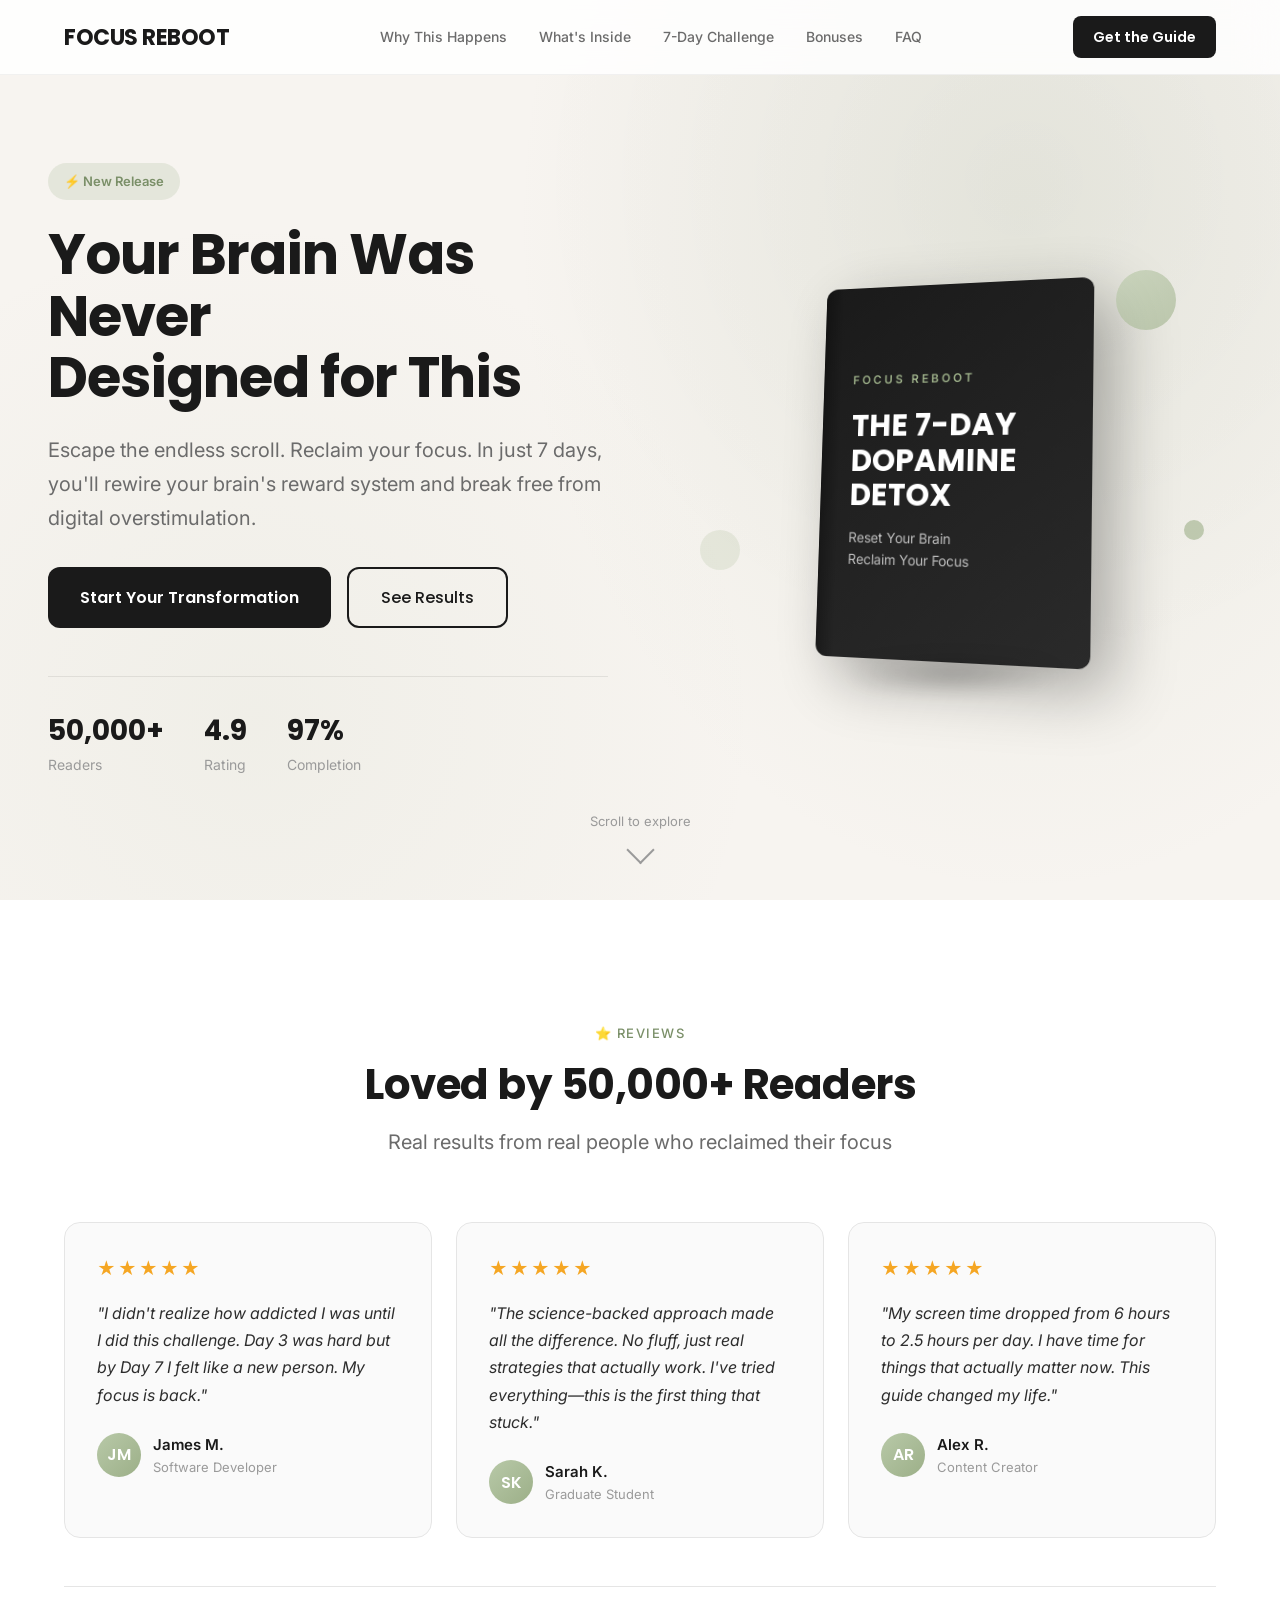
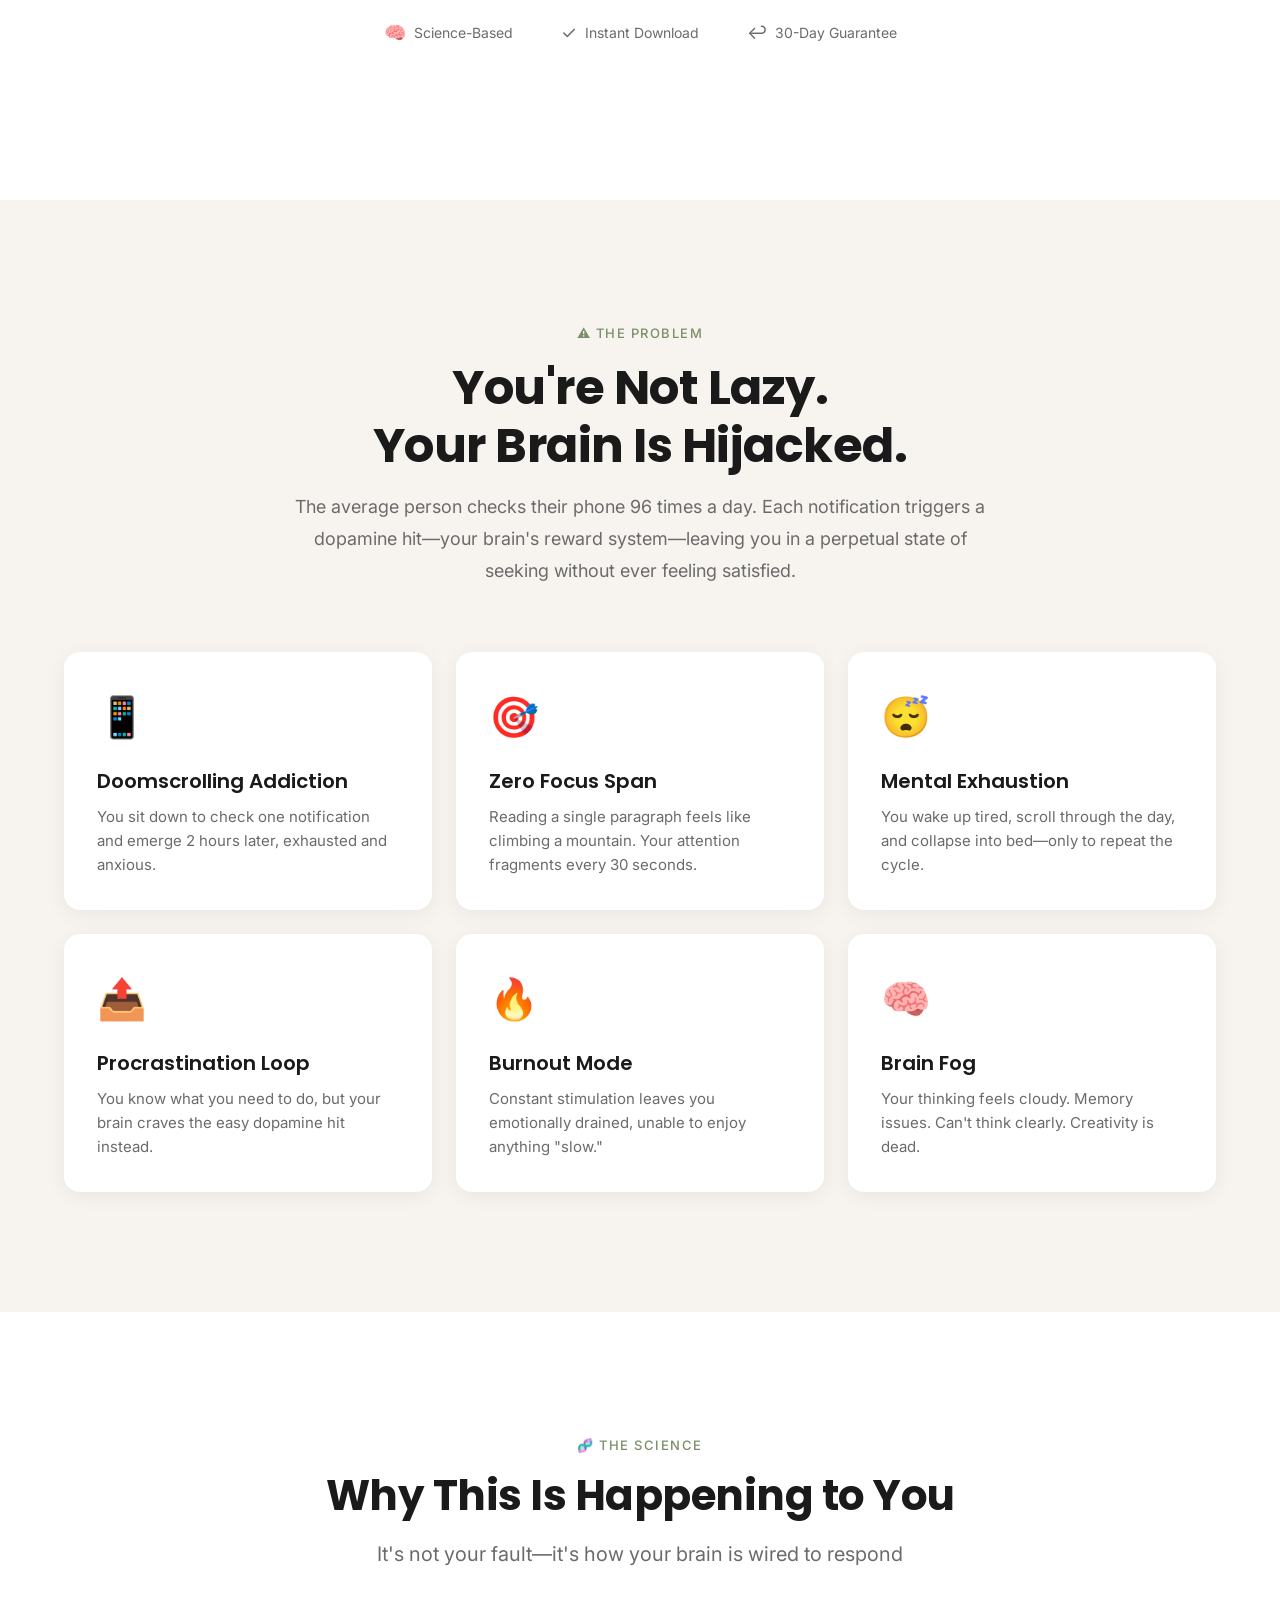
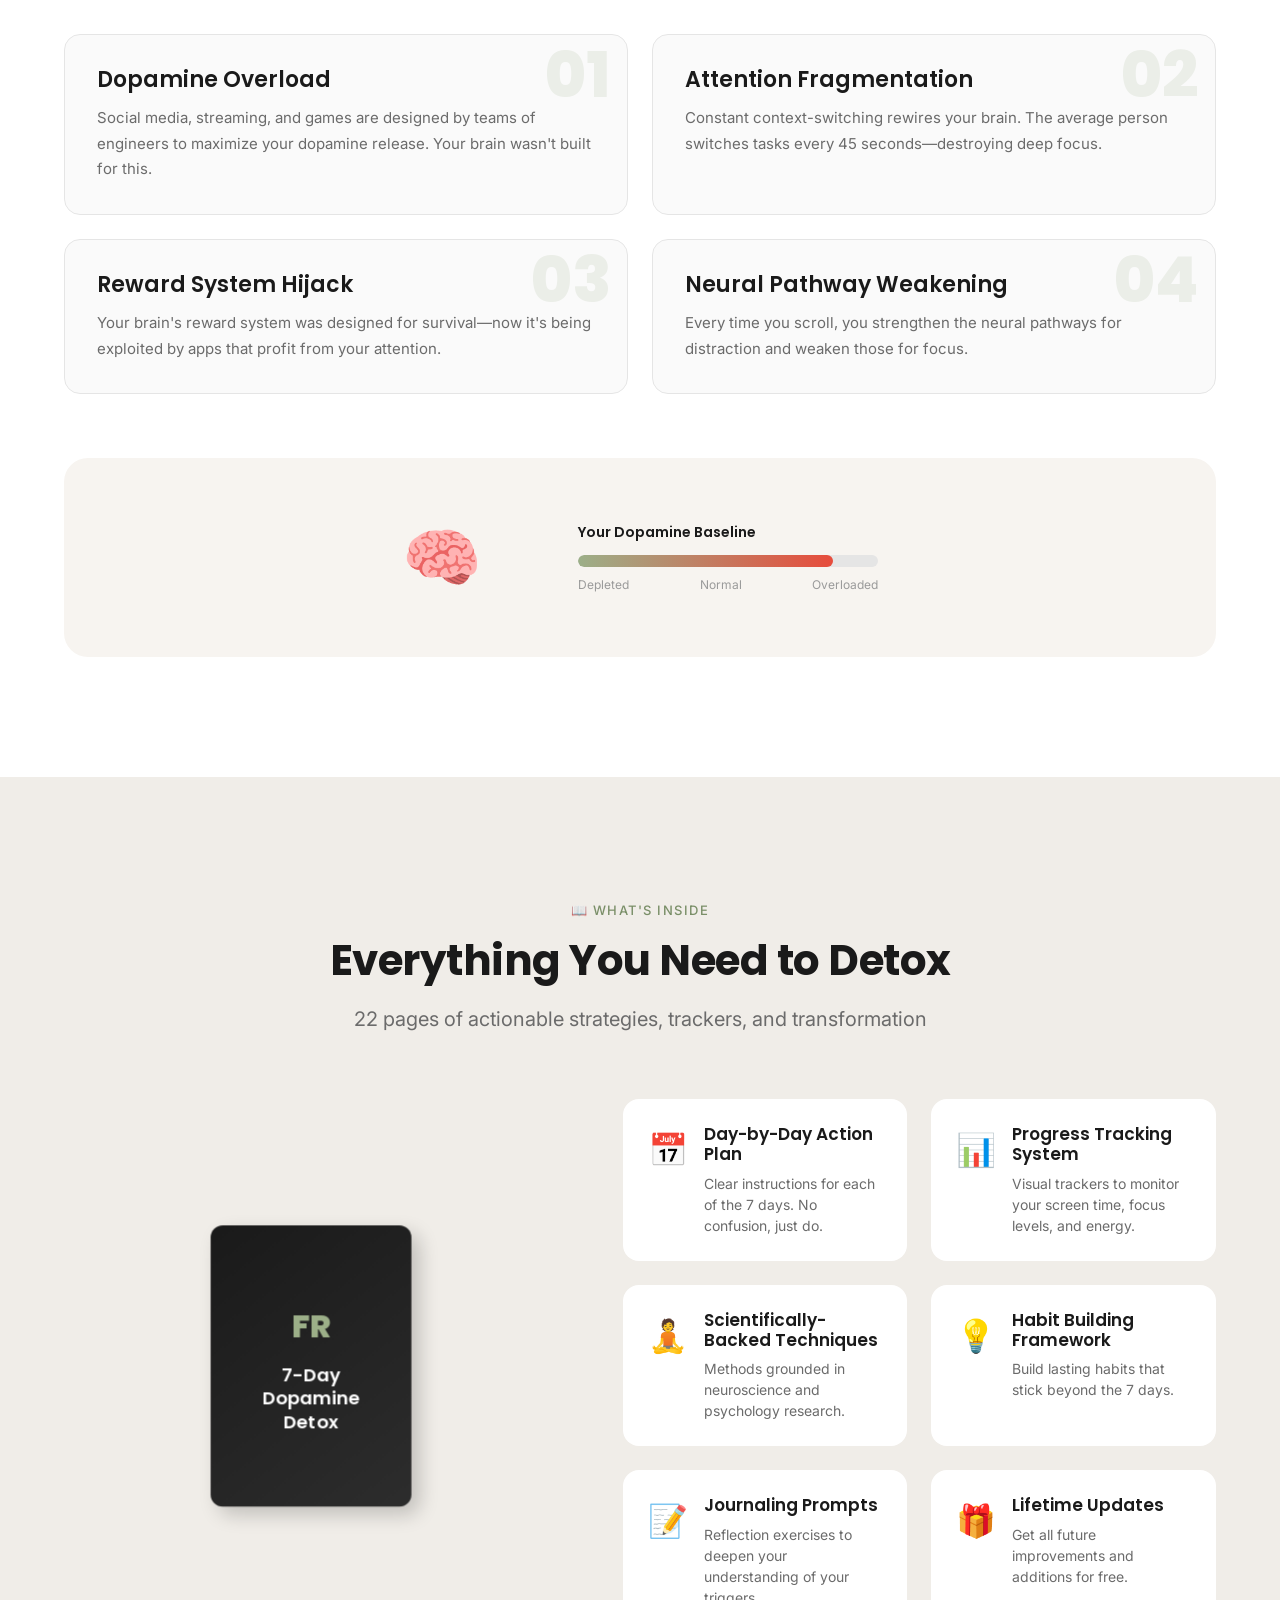
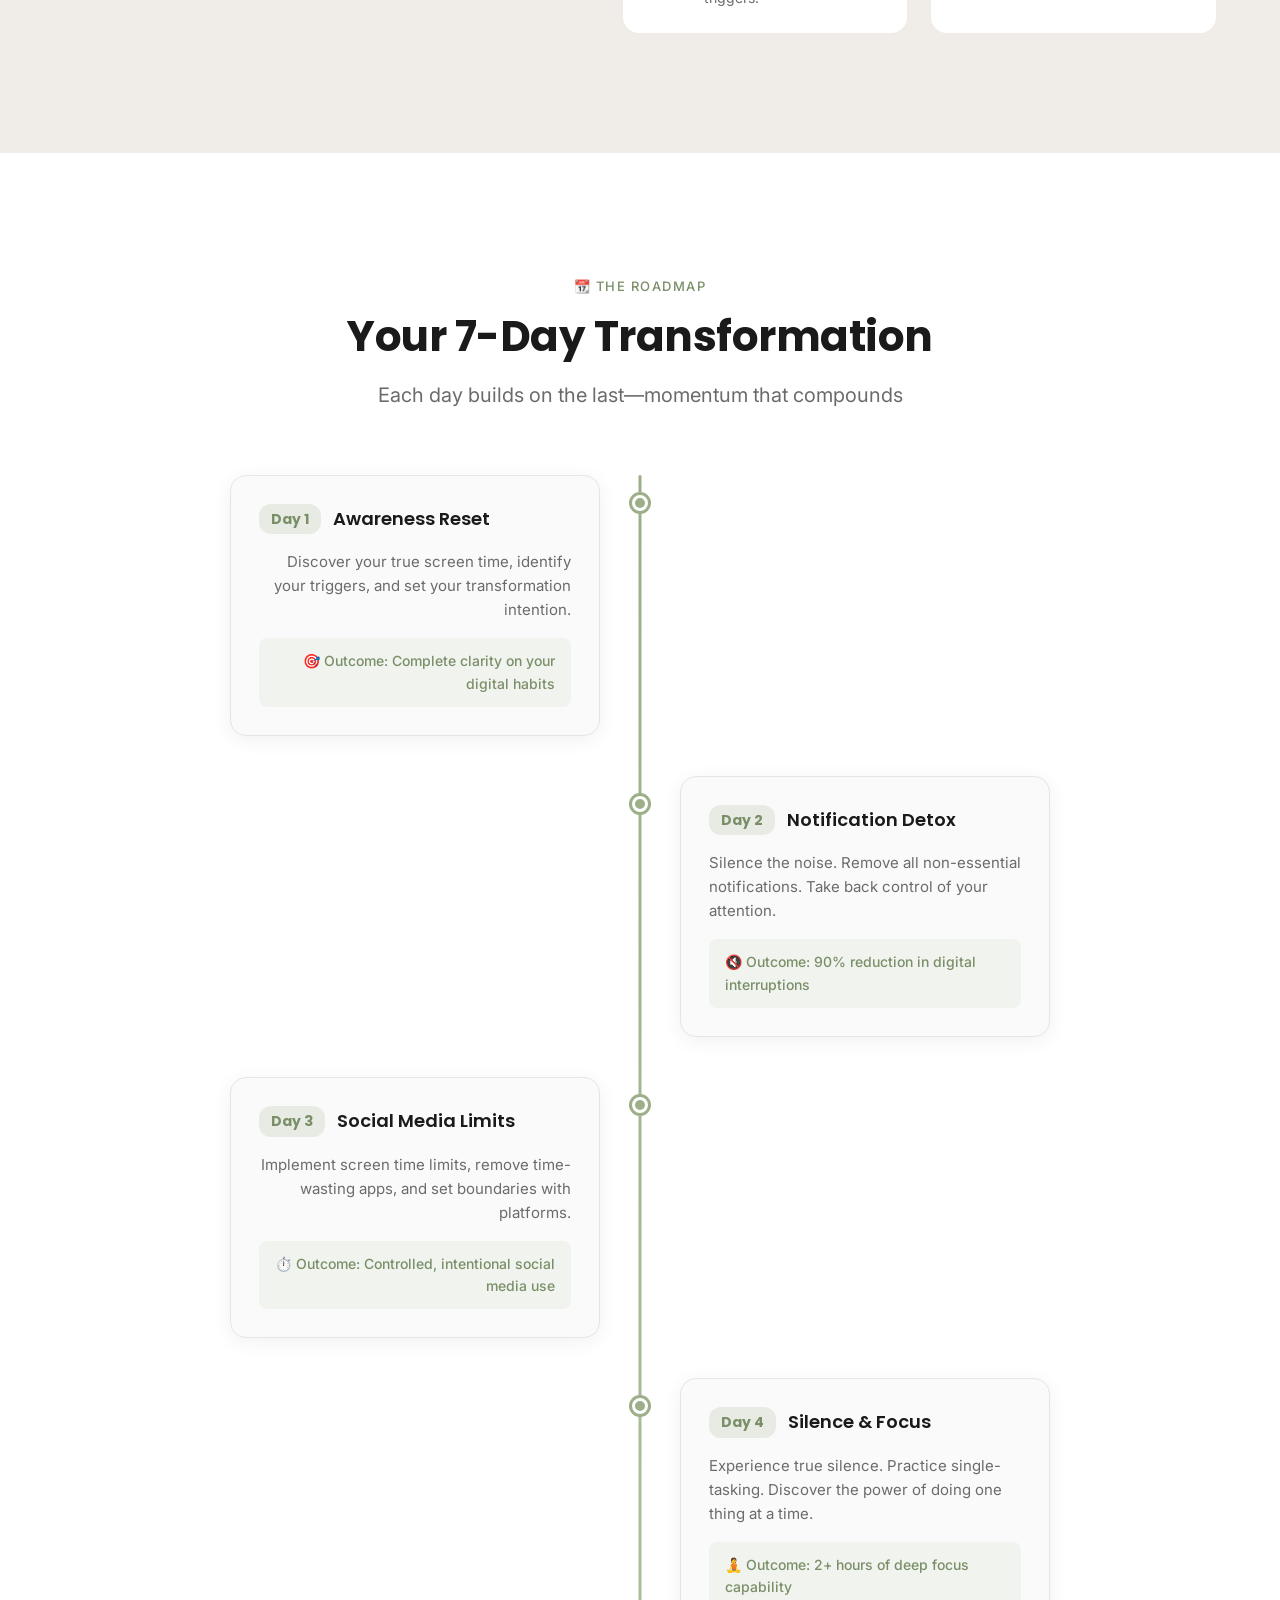
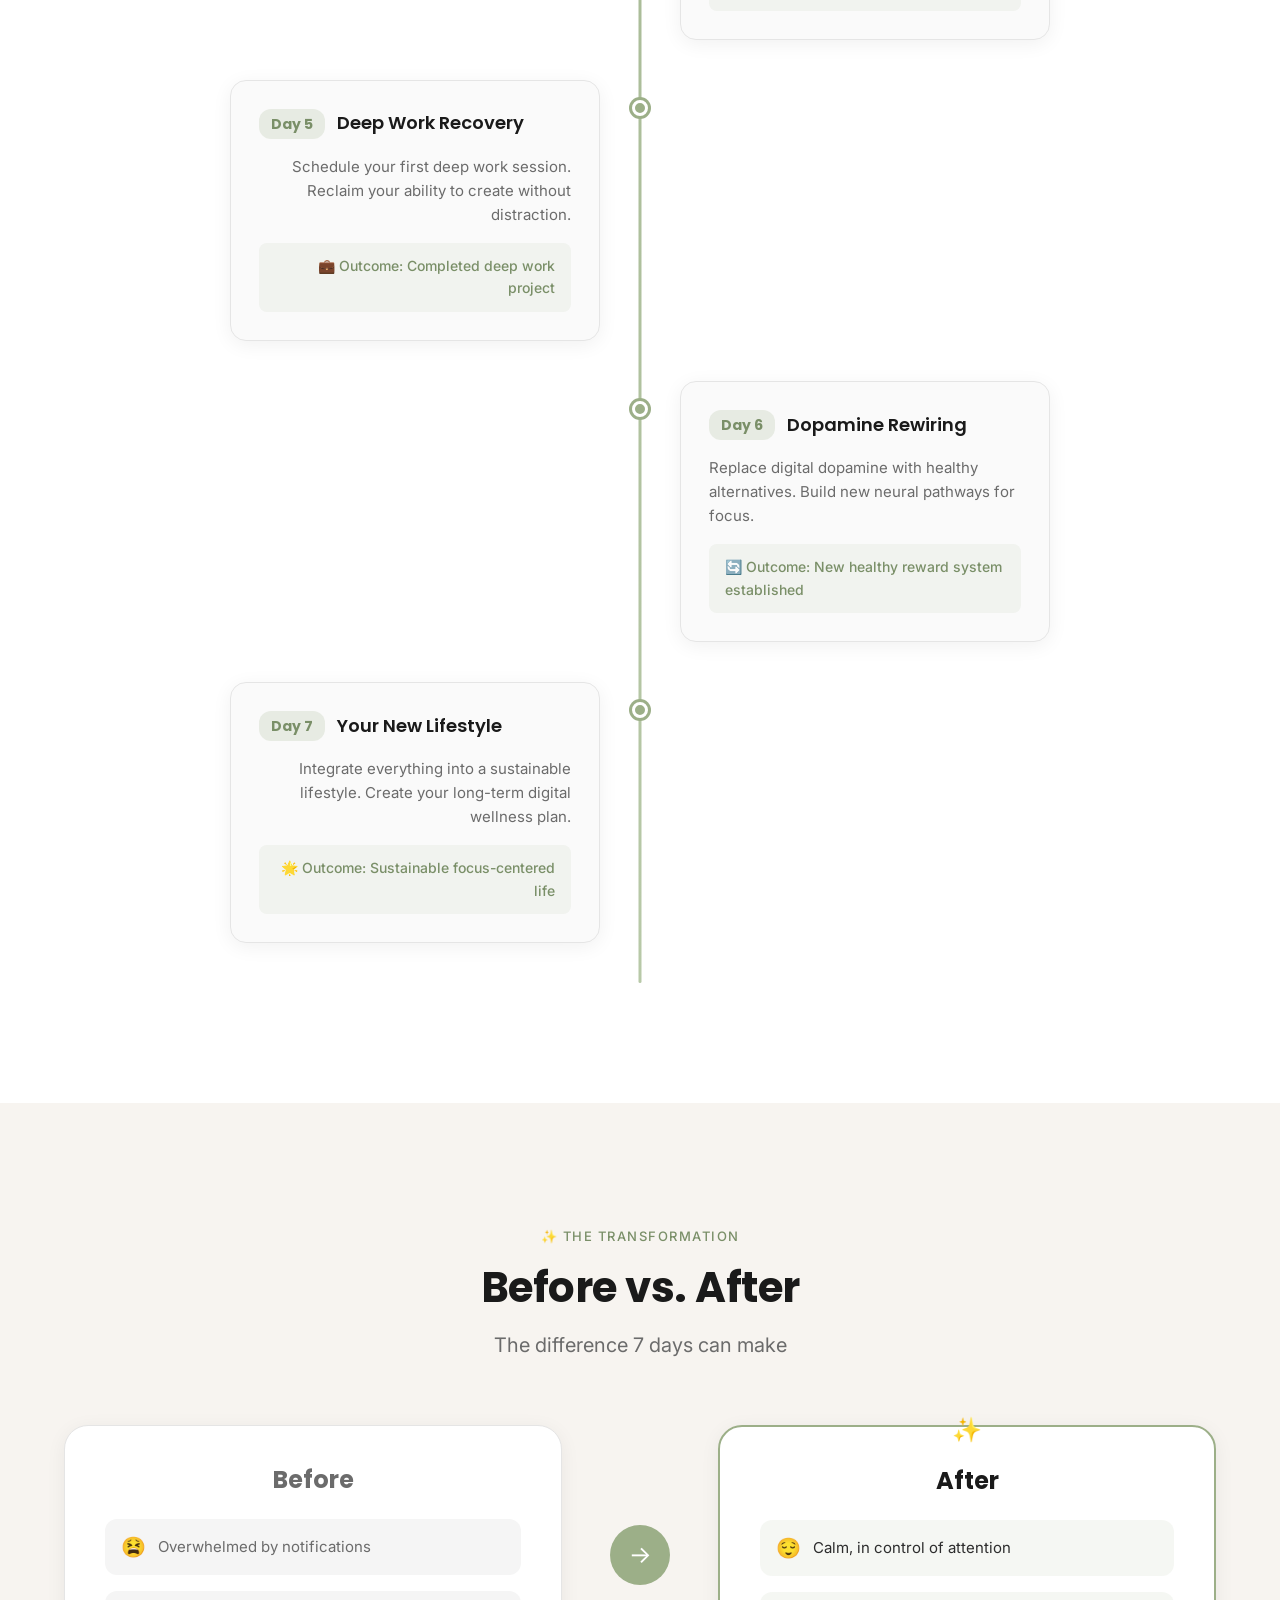
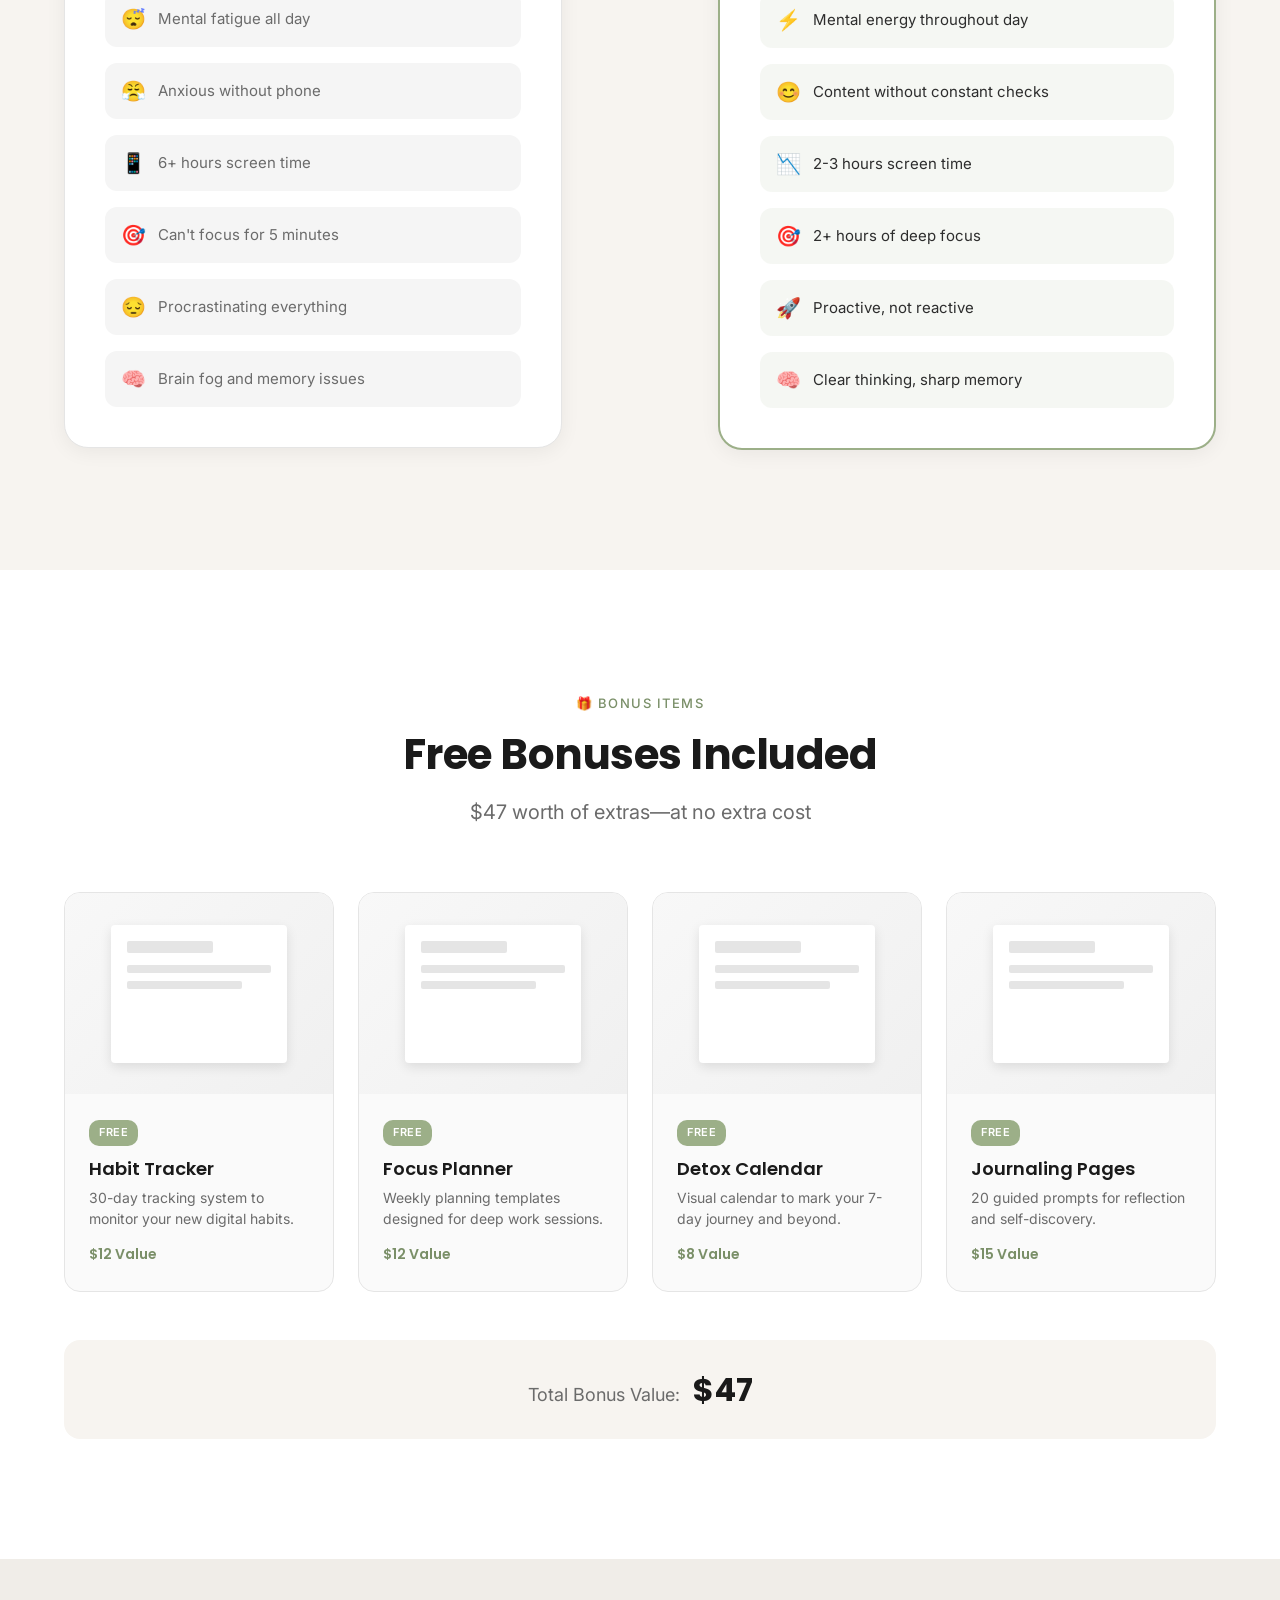
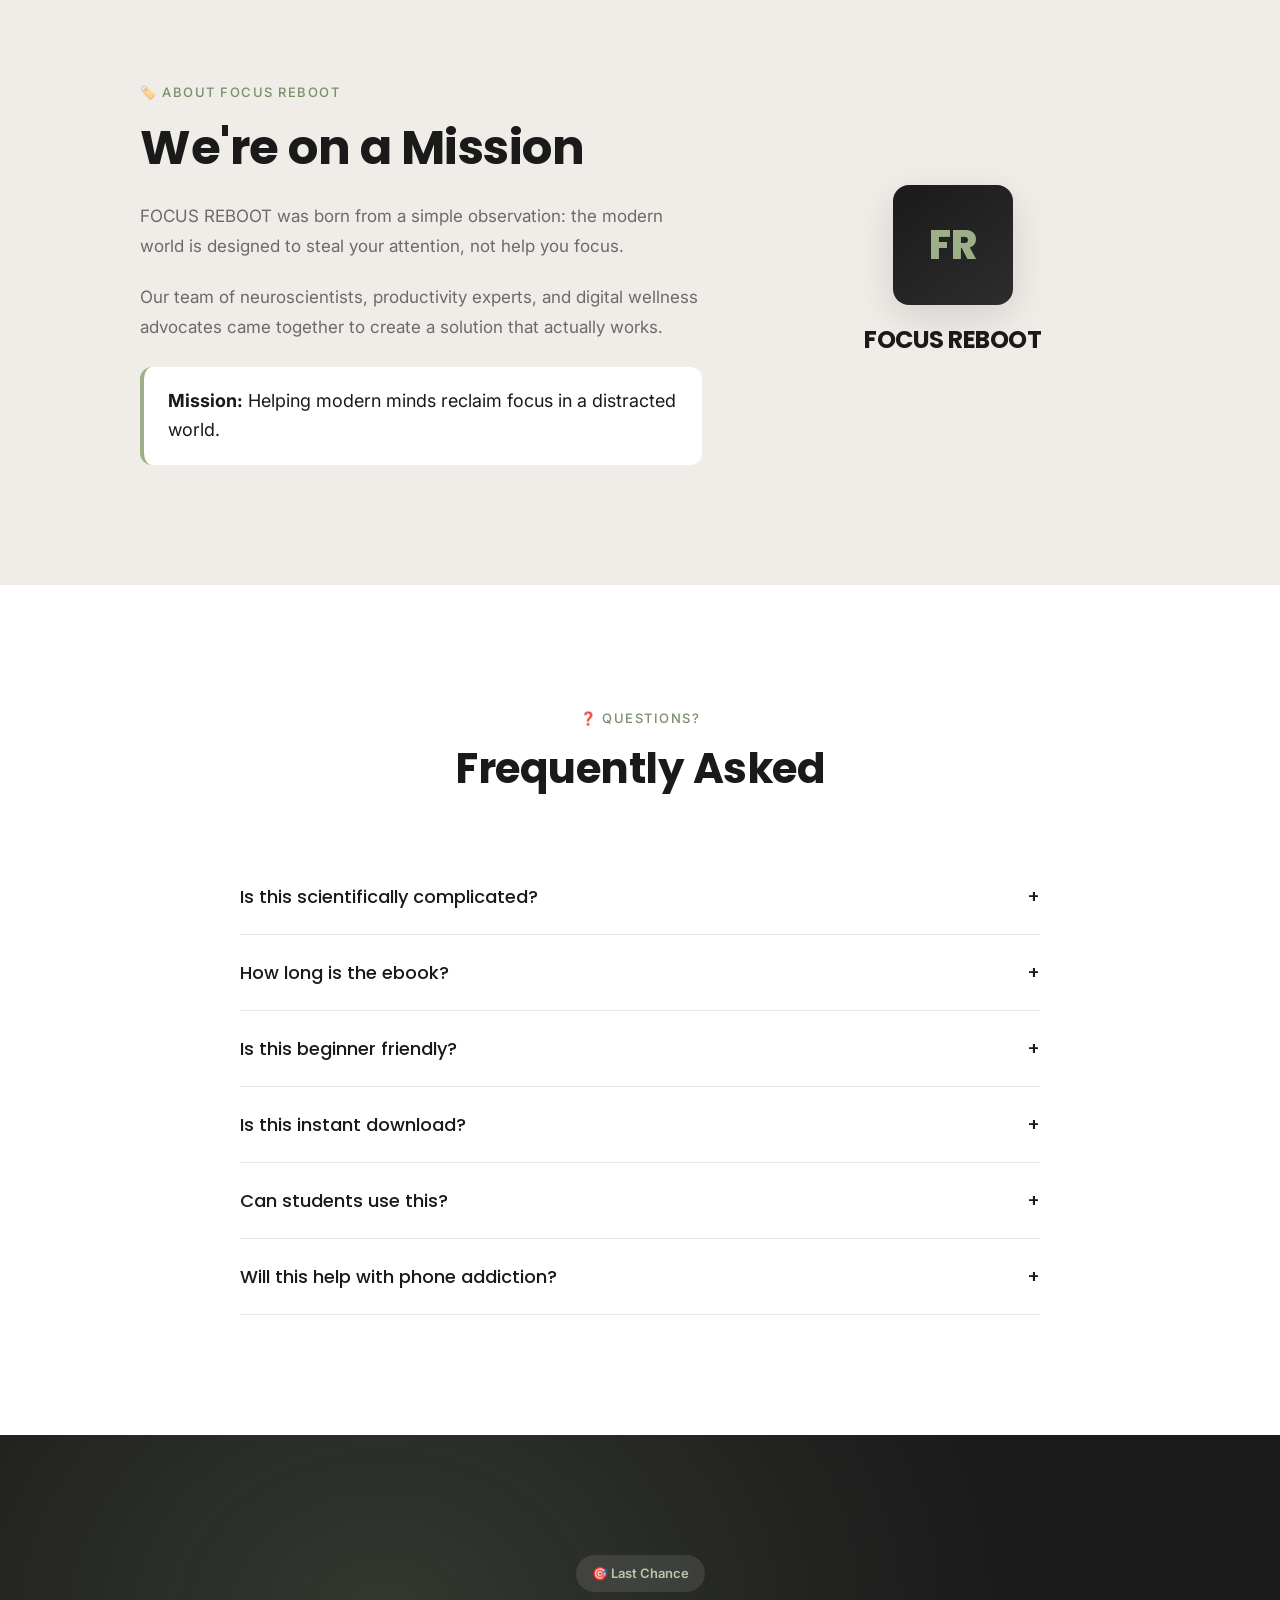
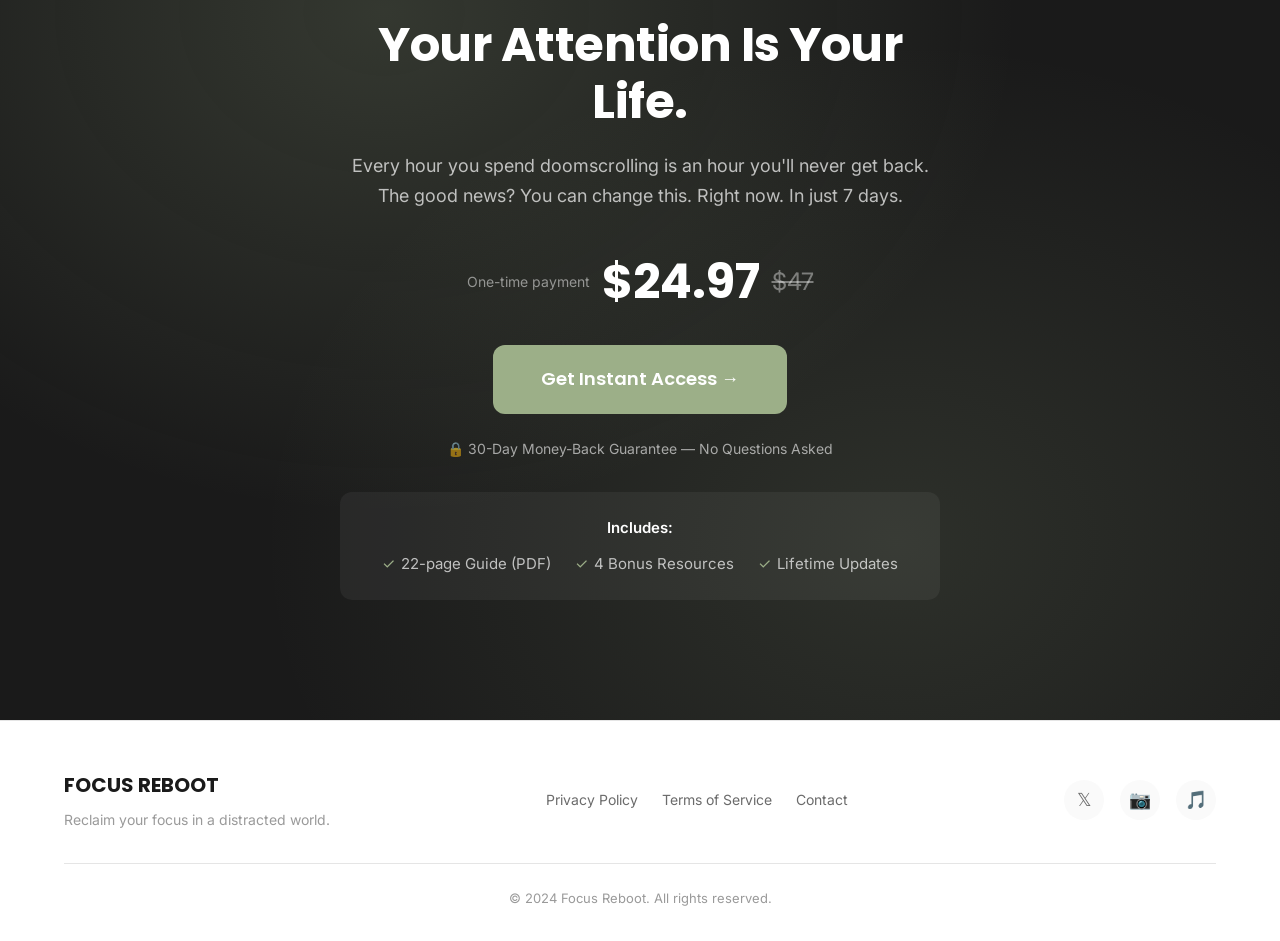
<file: index.html>
<!DOCTYPE html>
<html lang="en">
<head>
    <meta charset="UTF-8">
    <meta name="viewport" content="width=device-width, initial-scale=1.0">
    <title>FOCUS REBOOT - The 7-Day Dopamine Detox Challenge</title>
    <meta name="description" content="Reset Your Brain, Reclaim Your Focus, and Escape Digital Overstimulation">
    <!-- ================================================
         GOOGLE TAG (gtag.js) — Place on EVERY page
    ================================================ -->
    <script async src="https://www.googletagmanager.com/gtag/js?id=AW-18167941760"></script>
    <script>
      window.dataLayer = window.dataLayer || [];
      function gtag(){dataLayer.push(arguments);}
      gtag('js', new Date());
      gtag('config', 'AW-18167941760');
    </script>

    <link rel="preconnect" href="https://fonts.googleapis.com">
    <link rel="preconnect" href="https://fonts.gstatic.com" crossorigin>
    <link href="https://fonts.googleapis.com/css2?family=Inter:wght@300;400;500;600&family=Poppins:wght@500;600;700;800&display=swap" rel="stylesheet">
    <link rel="stylesheet" href="style.css">
</head>
<body>
    <!-- Navigation -->
    <header class="nav-header" id="header">
        <div class="nav-container">
            <a href="#" class="logo">FOCUS REBOOT</a>
            <nav class="nav-links" id="navLinks">
                <a href="#problem">Why This Happens</a>
                <a href="#inside">What's Inside</a>
                <a href="#challenge">7-Day Challenge</a>
                <a href="#bonuses">Bonuses</a>
                <a href="#faq">FAQ</a>
            </nav>
            <a href="https://focusreboot.gumroad.com/l/aggye" class="nav-cta" target="_blank" rel="noopener">Get the Guide</a>
            <button class="mobile-menu-btn" id="mobileMenuBtn" aria-label="Toggle menu">
                <span></span>
                <span></span>
                <span></span>
            </button>
        </div>
    </header>

    <!-- Hero Section -->
    <section class="hero" id="hero">
        <div class="hero-bg">
            <div class="hero-gradient"></div>
            <div class="hero-pattern"></div>
        </div>
        <div class="hero-content">
            <div class="hero-text">
                <span class="hero-tag fade-in">⚡ New Release</span>
                <h1 class="hero-title">
                    <span class="title-line fade-in-up">Your Brain Was Never</span>
                    <span class="title-line fade-in-up">Designed for This</span>
                </h1>
                <p class="hero-subtitle fade-in-up">
                    Escape the endless scroll. Reclaim your focus. In just 7 days, you'll rewire your brain's reward system and break free from digital overstimulation.
                </p>
                <div class="hero-ctas fade-in-up">
                    <a href="https://focusreboot.gumroad.com/l/aggye" class="btn-primary" target="_blank" rel="noopener">Start Your Transformation</a>
                    <a href="#reviews" class="btn-secondary">See Results</a>
                </div>
                <div class="hero-stats fade-in">
                    <div class="stat">
                        <span class="stat-number">50,000+</span>
                        <span class="stat-label">Readers</span>
                    </div>
                    <div class="stat">
                        <span class="stat-number">4.9</span>
                        <span class="stat-label">Rating</span>
                    </div>
                    <div class="stat">
                        <span class="stat-number">97%</span>
                        <span class="stat-label">Completion</span>
                    </div>
                </div>
            </div>
            <div class="hero-visual fade-in-up">
                <div class="ebook-mockup">
                    <div class="ebook-cover">
                        <div class="ebook-content">
                            <span class="ebook-brand">FOCUS REBOOT</span>
                            <h3 class="ebook-title">THE 7-DAY<br>DOPAMINE<br>DETOX</h3>
                            <p class="ebook-subtitle">Reset Your Brain<br>Reclaim Your Focus</p>
                            <div class="ebook-spine"></div>
                        </div>
                    </div>
                    <div class="ebook-shadow"></div>
                </div>
                <div class="floating-element float-1"></div>
                <div class="floating-element float-2"></div>
                <div class="floating-element float-3"></div>
            </div>
        </div>
        <div class="scroll-indicator">
            <span>Scroll to explore</span>
            <div class="scroll-arrow"></div>
        </div>
    </section>

    <!-- Social Proof / Reviews -->
    <section class="reviews" id="reviews">
        <div class="container">
            <div class="section-header">
                <span class="section-tag">⭐ Reviews</span>
                <h2 class="section-title">Loved by 50,000+ Readers</h2>
                <p class="section-subtitle">Real results from real people who reclaimed their focus</p>
            </div>
            <div class="reviews-grid">
                <div class="review-card fade-in-up">
                    <div class="review-stars">★★★★★</div>
                    <p class="review-text">"I didn't realize how addicted I was until I did this challenge. Day 3 was hard but by Day 7 I felt like a new person. My focus is back."</p>
                    <div class="review-author">
                        <div class="author-avatar">JM</div>
                        <div class="author-info">
                            <span class="author-name">James M.</span>
                            <span class="author-role">Software Developer</span>
                        </div>
                    </div>
                </div>
                <div class="review-card fade-in-up">
                    <div class="review-stars">★★★★★</div>
                    <p class="review-text">"The science-backed approach made all the difference. No fluff, just real strategies that actually work. I've tried everything—this is the first thing that stuck."</p>
                    <div class="review-author">
                        <div class="author-avatar">SK</div>
                        <div class="author-info">
                            <span class="author-name">Sarah K.</span>
                            <span class="author-role">Graduate Student</span>
                        </div>
                    </div>
                </div>
                <div class="review-card fade-in-up">
                    <div class="review-stars">★★★★★</div>
                    <p class="review-text">"My screen time dropped from 6 hours to 2.5 hours per day. I have time for things that actually matter now. This guide changed my life."</p>
                    <div class="review-author">
                        <div class="author-avatar">AR</div>
                        <div class="author-info">
                            <span class="author-name">Alex R.</span>
                            <span class="author-role">Content Creator</span>
                        </div>
                    </div>
                </div>
            </div>
            <div class="trust-badges">
                <div class="badge">
                    <span class="badge-icon">🧠</span>
                    <span>Science-Based</span>
                </div>
                <div class="badge">
                    <span class="badge-icon">✓</span>
                    <span>Instant Download</span>
                </div>
                <div class="badge">
                    <span class="badge-icon">↩️</span>
                    <span>30-Day Guarantee</span>
                </div>
            </div>
        </div>
    </section>

    <!-- Problem Section -->
    <section class="problem" id="problem">
        <div class="container">
            <div class="problem-content">
                <div class="problem-text">
                    <span class="section-tag">⚠️ The Problem</span>
                    <h2 class="section-title">You're Not Lazy.<br>Your Brain Is Hijacked.</h2>
                    <p class="problem-intro">The average person checks their phone 96 times a day. Each notification triggers a dopamine hit—your brain's reward system—leaving you in a perpetual state of seeking without ever feeling satisfied.</p>
                </div>
                <div class="problem-cards">
                    <div class="pain-card fade-in-up">
                        <div class="pain-icon">📱</div>
                        <h3>Doomscrolling Addiction</h3>
                        <p>You sit down to check one notification and emerge 2 hours later, exhausted and anxious.</p>
                    </div>
                    <div class="pain-card fade-in-up">
                        <div class="pain-icon">🎯</div>
                        <h3>Zero Focus Span</h3>
                        <p>Reading a single paragraph feels like climbing a mountain. Your attention fragments every 30 seconds.</p>
                    </div>
                    <div class="pain-card fade-in-up">
                        <div class="pain-icon">😴</div>
                        <h3>Mental Exhaustion</h3>
                        <p>You wake up tired, scroll through the day, and collapse into bed—only to repeat the cycle.</p>
                    </div>
                    <div class="pain-card fade-in-up">
                        <div class="pain-icon">📤</div>
                        <h3>Procrastination Loop</h3>
                        <p>You know what you need to do, but your brain craves the easy dopamine hit instead.</p>
                    </div>
                    <div class="pain-card fade-in-up">
                        <div class="pain-icon">🔥</div>
                        <h3>Burnout Mode</h3>
                        <p>Constant stimulation leaves you emotionally drained, unable to enjoy anything "slow."</p>
                    </div>
                    <div class="pain-card fade-in-up">
                        <div class="pain-icon">🧠</div>
                        <h3>Brain Fog</h3>
                        <p>Your thinking feels cloudy. Memory issues. Can't think clearly. Creativity is dead.</p>
                    </div>
                </div>
            </div>
        </div>
    </section>

    <!-- Why This Happens -->
    <section class="why-happens" id="why">
        <div class="container">
            <div class="section-header">
                <span class="section-tag">🧬 The Science</span>
                <h2 class="section-title">Why This Is Happening to You</h2>
                <p class="section-subtitle">It's not your fault—it's how your brain is wired to respond</p>
            </div>
            <div class="science-grid">
                <div class="science-card fade-in-up">
                    <div class="science-number">01</div>
                    <h3>Dopamine Overload</h3>
                    <p>Social media, streaming, and games are designed by teams of engineers to maximize your dopamine release. Your brain wasn't built for this.</p>
                </div>
                <div class="science-card fade-in-up">
                    <div class="science-number">02</div>
                    <h3>Attention Fragmentation</h3>
                    <p>Constant context-switching rewires your brain. The average person switches tasks every 45 seconds—destroying deep focus.</p>
                </div>
                <div class="science-card fade-in-up">
                    <div class="science-number">03</div>
                    <h3>Reward System Hijack</h3>
                    <p>Your brain's reward system was designed for survival—now it's being exploited by apps that profit from your attention.</p>
                </div>
                <div class="science-card fade-in-up">
                    <div class="science-number">04</div>
                    <h3>Neural Pathway Weakening</h3>
                    <p>Every time you scroll, you strengthen the neural pathways for distraction and weaken those for focus.</p>
                </div>
            </div>
            <div class="science-visual">
                <div class="brain-diagram">
                    <div class="brain-icon">🧠</div>
                    <div class="pathway-line"></div>
                    <div class="dopamine-meter">
                        <div class="meter-label">Your Dopamine Baseline</div>
                        <div class="meter-bar">
                            <div class="meter-fill"></div>
                        </div>
                        <div class="meter-labels">
                            <span>Depleted</span>
                            <span>Normal</span>
                            <span>Overloaded</span>
                        </div>
                    </div>
                </div>
            </div>
        </div>
    </section>

    <!-- What's Inside -->
    <section class="inside" id="inside">
        <div class="container">
            <div class="section-header">
                <span class="section-tag">📖 What's Inside</span>
                <h2 class="section-title">Everything You Need to Detox</h2>
                <p class="section-subtitle">22 pages of actionable strategies, trackers, and transformation</p>
            </div>
            <div class="inside-content">
                <div class="ebook-showcase">
                    <div class="ebook-3d">
                        <div class="ebook-pages">
                            <div class="page page-1"></div>
                            <div class="page page-2"></div>
                            <div class="page page-3"></div>
                            <div class="page page-4"></div>
                        </div>
                        <div class="ebook-front">
                            <div class="ebook-logo">FR</div>
                            <h4>7-Day<br>Dopamine<br>Detox</h4>
                        </div>
                    </div>
                    <div class="ebook-glow"></div>
                </div>
                <div class="features-list">
                    <div class="feature-item fade-in-up">
                        <div class="feature-icon">📅</div>
                        <div class="feature-text">
                            <h4>Day-by-Day Action Plan</h4>
                            <p>Clear instructions for each of the 7 days. No confusion, just do.</p>
                        </div>
                    </div>
                    <div class="feature-item fade-in-up">
                        <div class="feature-icon">📊</div>
                        <div class="feature-text">
                            <h4>Progress Tracking System</h4>
                            <p>Visual trackers to monitor your screen time, focus levels, and energy.</p>
                        </div>
                    </div>
                    <div class="feature-item fade-in-up">
                        <div class="feature-icon">🧘</div>
                        <div class="feature-text">
                            <h4>Scientifically-Backed Techniques</h4>
                            <p>Methods grounded in neuroscience and psychology research.</p>
                        </div>
                    </div>
                    <div class="feature-item fade-in-up">
                        <div class="feature-icon">💡</div>
                        <div class="feature-text">
                            <h4>Habit Building Framework</h4>
                            <p>Build lasting habits that stick beyond the 7 days.</p>
                        </div>
                    </div>
                    <div class="feature-item fade-in-up">
                        <div class="feature-icon">📝</div>
                        <div class="feature-text">
                            <h4>Journaling Prompts</h4>
                            <p>Reflection exercises to deepen your understanding of your triggers.</p>
                        </div>
                    </div>
                    <div class="feature-item fade-in-up">
                        <div class="feature-icon">🎁</div>
                        <div class="feature-text">
                            <h4>Lifetime Updates</h4>
                            <p>Get all future improvements and additions for free.</p>
                        </div>
                    </div>
                </div>
            </div>
        </div>
    </section>

    <!-- 7-Day Challenge Section -->
    <section class="challenge" id="challenge">
        <div class="container">
            <div class="section-header">
                <span class="section-tag">📆 The Roadmap</span>
                <h2 class="section-title">Your 7-Day Transformation</h2>
                <p class="section-subtitle">Each day builds on the last—momentum that compounds</p>
            </div>
            <div class="timeline">
                <div class="timeline-line"></div>
                <div class="timeline-item left fade-in-up">
                    <div class="day-card">
                        <div class="day-header">
                            <span class="day-number">Day 1</span>
                            <span class="day-name">Awareness Reset</span>
                        </div>
                        <p class="day-desc">Discover your true screen time, identify your triggers, and set your transformation intention.</p>
                        <div class="day-outcome">🎯 Outcome: Complete clarity on your digital habits</div>
                    </div>
                </div>
                <div class="timeline-item right fade-in-up">
                    <div class="day-card">
                        <div class="day-header">
                            <span class="day-number">Day 2</span>
                            <span class="day-name">Notification Detox</span>
                        </div>
                        <p class="day-desc">Silence the noise. Remove all non-essential notifications. Take back control of your attention.</p>
                        <div class="day-outcome">🔇 Outcome: 90% reduction in digital interruptions</div>
                    </div>
                </div>
                <div class="timeline-item left fade-in-up">
                    <div class="day-card">
                        <div class="day-header">
                            <span class="day-number">Day 3</span>
                            <span class="day-name">Social Media Limits</span>
                        </div>
                        <p class="day-desc">Implement screen time limits, remove time-wasting apps, and set boundaries with platforms.</p>
                        <div class="day-outcome">⏱️ Outcome: Controlled, intentional social media use</div>
                    </div>
                </div>
                <div class="timeline-item right fade-in-up">
                    <div class="day-card">
                        <div class="day-header">
                            <span class="day-number">Day 4</span>
                            <span class="day-name">Silence & Focus</span>
                        </div>
                        <p class="day-desc">Experience true silence. Practice single-tasking. Discover the power of doing one thing at a time.</p>
                        <div class="day-outcome">🧘 Outcome: 2+ hours of deep focus capability</div>
                    </div>
                </div>
                <div class="timeline-item left fade-in-up">
                    <div class="day-card">
                        <div class="day-header">
                            <span class="day-number">Day 5</span>
                            <span class="day-name">Deep Work Recovery</span>
                        </div>
                        <p class="day-desc">Schedule your first deep work session. Reclaim your ability to create without distraction.</p>
                        <div class="day-outcome">💼 Outcome: Completed deep work project</div>
                    </div>
                </div>
                <div class="timeline-item right fade-in-up">
                    <div class="day-card">
                        <div class="day-header">
                            <span class="day-number">Day 6</span>
                            <span class="day-name">Dopamine Rewiring</span>
                        </div>
                        <p class="day-desc">Replace digital dopamine with healthy alternatives. Build new neural pathways for focus.</p>
                        <div class="day-outcome">🔄 Outcome: New healthy reward system established</div>
                    </div>
                </div>
                <div class="timeline-item left fade-in-up">
                    <div class="day-card">
                        <div class="day-header">
                            <span class="day-number">Day 7</span>
                            <span class="day-name">Your New Lifestyle</span>
                        </div>
                        <p class="day-desc">Integrate everything into a sustainable lifestyle. Create your long-term digital wellness plan.</p>
                        <div class="day-outcome">🌟 Outcome: Sustainable focus-centered life</div>
                    </div>
                </div>
            </div>
        </div>
    </section>

    <!-- Benefits Section -->
    <section class="benefits" id="benefits">
        <div class="container">
            <div class="section-header">
                <span class="section-tag">✨ The Transformation</span>
                <h2 class="section-title">Before vs. After</h2>
                <p class="section-subtitle">The difference 7 days can make</p>
            </div>
            <div class="benefits-compare">
                <div class="benefit-column before">
                    <h3>Before</h3>
                    <div class="benefit-list">
                        <div class="benefit-item">
                            <span class="benefit-icon">😫</span>
                            <span>Overwhelmed by notifications</span>
                        </div>
                        <div class="benefit-item">
                            <span class="benefit-icon">😴</span>
                            <span>Mental fatigue all day</span>
                        </div>
                        <div class="benefit-item">
                            <span class="benefit-icon">😤</span>
                            <span>Anxious without phone</span>
                        </div>
                        <div class="benefit-item">
                            <span class="benefit-icon">📱</span>
                            <span>6+ hours screen time</span>
                        </div>
                        <div class="benefit-item">
                            <span class="benefit-icon">🎯</span>
                            <span>Can't focus for 5 minutes</span>
                        </div>
                        <div class="benefit-item">
                            <span class="benefit-icon">😔</span>
                            <span>Procrastinating everything</span>
                        </div>
                        <div class="benefit-item">
                            <span class="benefit-icon">🧠</span>
                            <span>Brain fog and memory issues</span>
                        </div>
                    </div>
                </div>
                <div class="benefit-arrow">
                    <span>→</span>
                </div>
                <div class="benefit-column after">
                    <h3>After</h3>
                    <div class="benefit-list">
                        <div class="benefit-item">
                            <span class="benefit-icon">😌</span>
                            <span>Calm, in control of attention</span>
                        </div>
                        <div class="benefit-item">
                            <span class="benefit-icon">⚡</span>
                            <span>Mental energy throughout day</span>
                        </div>
                        <div class="benefit-item">
                            <span class="benefit-icon">😊</span>
                            <span>Content without constant checks</span>
                        </div>
                        <div class="benefit-item">
                            <span class="benefit-icon">📉</span>
                            <span>2-3 hours screen time</span>
                        </div>
                        <div class="benefit-item">
                            <span class="benefit-icon">🎯</span>
                            <span>2+ hours of deep focus</span>
                        </div>
                        <div class="benefit-item">
                            <span class="benefit-icon">🚀</span>
                            <span>Proactive, not reactive</span>
                        </div>
                        <div class="benefit-item">
                            <span class="benefit-icon">🧠</span>
                            <span>Clear thinking, sharp memory</span>
                        </div>
                    </div>
                </div>
            </div>
        </div>
    </section>

    <!-- Bonuses Section -->
    <section class="bonuses" id="bonuses">
        <div class="container">
            <div class="section-header">
                <span class="section-tag">🎁 Bonus Items</span>
                <h2 class="section-title">Free Bonuses Included</h2>
                <p class="section-subtitle">$47 worth of extras—at no extra cost</p>
            </div>
            <div class="bonuses-grid">
                <div class="bonus-card fade-in-up">
                    <div class="bonus-mockup">
                        <div class="mockup-page">
                            <div class="mockup-header"></div>
                            <div class="mockup-lines"></div>
                        </div>
                    </div>
                    <div class="bonus-content">
                        <span class="bonus-badge">FREE</span>
                        <h4>Habit Tracker</h4>
                        <p>30-day tracking system to monitor your new digital habits.</p>
                        <span class="bonus-value">$12 Value</span>
                    </div>
                </div>
                <div class="bonus-card fade-in-up">
                    <div class="bonus-mockup">
                        <div class="mockup-page">
                            <div class="mockup-header"></div>
                            <div class="mockup-lines"></div>
                        </div>
                    </div>
                    <div class="bonus-content">
                        <span class="bonus-badge">FREE</span>
                        <h4>Focus Planner</h4>
                        <p>Weekly planning templates designed for deep work sessions.</p>
                        <span class="bonus-value">$12 Value</span>
                    </div>
                </div>
                <div class="bonus-card fade-in-up">
                    <div class="bonus-mockup">
                        <div class="mockup-page">
                            <div class="mockup-header"></div>
                            <div class="mockup-lines"></div>
                        </div>
                    </div>
                    <div class="bonus-content">
                        <span class="bonus-badge">FREE</span>
                        <h4>Detox Calendar</h4>
                        <p>Visual calendar to mark your 7-day journey and beyond.</p>
                        <span class="bonus-value">$8 Value</span>
                    </div>
                </div>
                <div class="bonus-card fade-in-up">
                    <div class="bonus-mockup">
                        <div class="mockup-page">
                            <div class="mockup-header"></div>
                            <div class="mockup-lines"></div>
                        </div>
                    </div>
                    <div class="bonus-content">
                        <span class="bonus-badge">FREE</span>
                        <h4>Journaling Pages</h4>
                        <p>20 guided prompts for reflection and self-discovery.</p>
                        <span class="bonus-value">$15 Value</span>
                    </div>
                </div>
            </div>
            <div class="bonus-total">
                <span>Total Bonus Value:</span>
                <span class="total-value">$47</span>
            </div>
        </div>
    </section>

    <!-- About Brand Section -->
    <section class="about" id="about">
        <div class="container">
            <div class="about-content">
                <div class="about-text">
                    <span class="section-tag">🏷️ About FOCUS REBOOT</span>
                    <h2 class="section-title">We're on a Mission</h2>
                    <p class="about-desc">FOCUS REBOOT was born from a simple observation: the modern world is designed to steal your attention, not help you focus.</p>
                    <p class="about-desc">Our team of neuroscientists, productivity experts, and digital wellness advocates came together to create a solution that actually works.</p>
                    <p class="about-mission"><strong>Mission:</strong> Helping modern minds reclaim focus in a distracted world.</p>
                </div>
                <div class="about-visual">
                    <div class="brand-mark">
                        <span class="brand-logo">FR</span>
                        <span class="brand-name">FOCUS REBOOT</span>
                    </div>
                </div>
            </div>
        </div>
    </section>

    <!-- FAQ Section -->
    <section class="faq" id="faq">
        <div class="container">
            <div class="section-header">
                <span class="section-tag">❓ Questions?</span>
                <h2 class="section-title">Frequently Asked</h2>
            </div>
            <div class="faq-list">
                <div class="faq-item fade-in-up">
                    <button class="faq-question">
                        <span>Is this scientifically complicated?</span>
                        <span class="faq-icon">+</span>
                    </button>
                    <div class="faq-answer">
                        <p>Not at all. We've taken complex neuroscience and distilled it into simple, actionable steps. You don't need any background knowledge—just follow the daily guide.</p>
                    </div>
                </div>
                <div class="faq-item fade-in-up">
                    <button class="faq-question">
                        <span>How long is the ebook?</span>
                        <span class="faq-icon">+</span>
                    </button>
                    <div class="faq-answer">
                        <p>The main guide is 22 pages. It's comprehensive but designed to be consumed one day at a time. Plus you get bonus materials.</p>
                    </div>
                </div>
                <div class="faq-item fade-in-up">
                    <button class="faq-question">
                        <span>Is this beginner friendly?</span>
                        <span class="faq-icon">+</span>
                    </button>
                    <div class="faq-answer">
                        <p>Absolutely. This is designed for complete beginners. If you've never done any digital detox before, this is the perfect starting point.</p>
                    </div>
                </div>
                <div class="faq-item fade-in-up">
                    <button class="faq-question">
                        <span>Is this instant download?</span>
                        <span class="faq-icon">+</span>
                    </button>
                    <div class="faq-answer">
                        <p>Yes! Immediately after purchase, you'll get instant access to the PDF. Start your transformation right away.</p>
                    </div>
                </div>
                <div class="faq-item fade-in-up">
                    <button class="faq-question">
                        <span>Can students use this?</span>
                        <span class="faq-icon">+</span>
                    </button>
                    <div class="faq-answer">
                        <p>Perfect for students. If you're struggling to focus on studies, dealing with exam stress, or just want to be more present—this will help.</p>
                    </div>
                </div>
                <div class="faq-item fade-in-up">
                    <button class="faq-question">
                        <span>Will this help with phone addiction?</span>
                        <span class="faq-icon">+</span>
                    </button>
                    <div class="faq-answer">
                        <p>Yes, this is specifically designed to address phone and social media addiction. Many readers have reduced their screen time by 50%+ after completing the challenge.</p>
                    </div>
                </div>
            </div>
        </div>
    </section>

    <!-- Final CTA Section -->
    <section class="final-cta" id="cta">
        <div class="cta-bg">
            <div class="cta-gradient"></div>
        </div>
        <div class="container">
            <div class="cta-content">
                <span class="cta-tag">🎯 Last Chance</span>
                <h2 class="cta-title">Your Attention Is Your Life.</h2>
                <p class="cta-subtitle">Every hour you spend doomscrolling is an hour you'll never get back. The good news? You can change this. Right now. In just 7 days.</p>
                <div class="cta-price">
                    <span class="price-label">One-time payment</span>
                    <span class="price-amount">$24.97</span>
                    <span class="price-original">$47</span>
                </div>
                <a href="https://focusreboot.gumroad.com/l/aggye" class="btn-cta" target="_blank" rel="noopener">Get Instant Access →</a>
                <p class="cta-guarantee">🔒 30-Day Money-Back Guarantee — No Questions Asked</p>
                <div class="cta-includes">
                    <span>Includes:</span>
                    <ul>
                        <li>22-page Guide (PDF)</li>
                        <li>4 Bonus Resources</li>
                        <li>Lifetime Updates</li>
                    </ul>
                </div>
            </div>
        </div>
    </section>

    <!-- Footer -->
    <footer class="footer">
        <div class="container">
            <div class="footer-content">
                <div class="footer-brand">
                    <span class="footer-logo">FOCUS REBOOT</span>
                    <p class="footer-tagline">Reclaim your focus in a distracted world.</p>
                </div>
                <div class="footer-links">
                    <a href="#">Privacy Policy</a>
                    <a href="#">Terms of Service</a>
                    <a href="#">Contact</a>
                </div>
                <div class="footer-social">
                    <a href="#" class="social-link" aria-label="Twitter">𝕏</a>
                    <a href="#" class="social-link" aria-label="Instagram">📷</a>
                    <a href="#" class="social-link" aria-label="TikTok">🎵</a>
                </div>
            </div>
            <div class="footer-bottom">
                <p>&copy; 2024 Focus Reboot. All rights reserved.</p>
            </div>
        </div>
    </footer>

    <script src="script.js"></script>
</body>
</html>
</file>
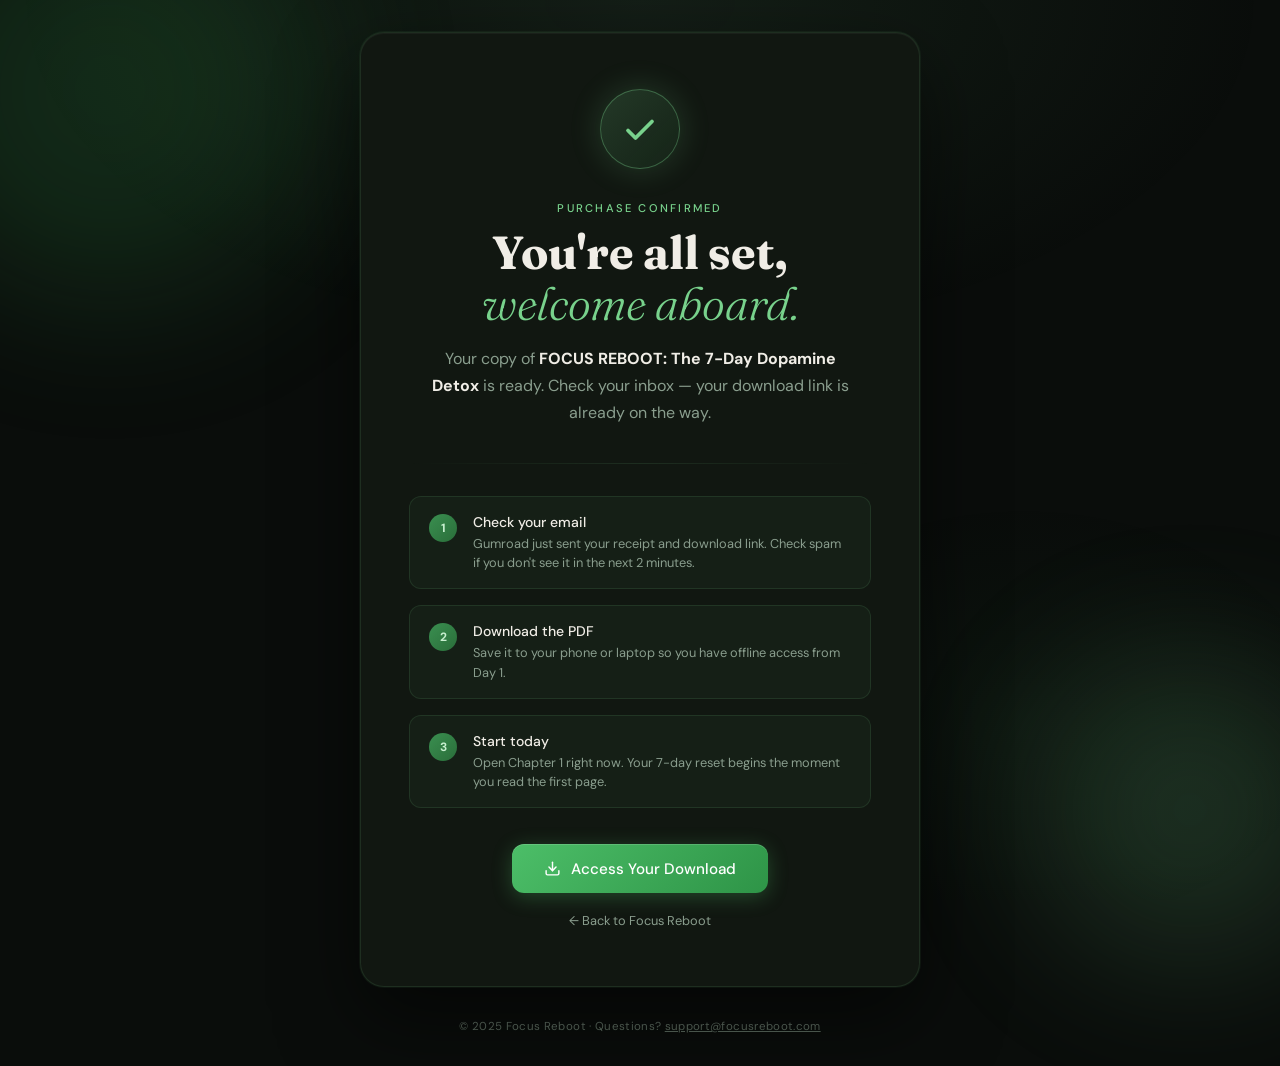
<file: thank-you.html>
<!DOCTYPE html>
<html lang="en">
<head>
    <meta charset="UTF-8">
    <meta name="viewport" content="width=device-width, initial-scale=1.0">
    <title>Thank You! – FOCUS REBOOT</title>
    <meta name="robots" content="noindex, nofollow">

    <!-- ================================================
         GOOGLE TAG (gtag.js) — Place on EVERY page
    ================================================ -->
    <script async src="https://www.googletagmanager.com/gtag/js?id=AW-18167941760"></script>
    <script>
      window.dataLayer = window.dataLayer || [];
      function gtag(){dataLayer.push(arguments);}
      gtag('js', new Date());
      gtag('config', 'AW-18167941760');
    </script>

    <!-- ================================================
         EVENT SNIPPET — ONLY on the Thank You / Purchase
         Confirmation page. Fires on page load = conversion.
    ================================================ -->
    <script>
      gtag('event', 'conversion', {
          'send_to': 'AW-18167941760/ESKdCNCbw64cEICVk9dD',
          'value': 1.0,
          'currency': 'PKR'
      });
    </script>

    <link rel="preconnect" href="https://fonts.googleapis.com">
    <link rel="preconnect" href="https://fonts.gstatic.com" crossorigin>
    <link href="https://fonts.googleapis.com/css2?family=Fraunces:ital,opsz,wght@0,9..144,300;0,9..144,700;1,9..144,400&family=DM+Sans:wght@300;400;500&display=swap" rel="stylesheet">

    <style>
        *, *::before, *::after { box-sizing: border-box; margin: 0; padding: 0; }

        :root {
            --bg:       #0a0d0b;
            --surface:  #111711;
            --border:   rgba(120, 210, 140, 0.12);
            --green:    #78d28c;
            --green-dim:#3a8f50;
            --cream:    #f0ede6;
            --muted:    #8a9e8e;
            --glow:     rgba(120, 210, 140, 0.15);
        }

        html { scroll-behavior: smooth; }

        body {
            background: var(--bg);
            color: var(--cream);
            font-family: 'DM Sans', sans-serif;
            min-height: 100vh;
            display: flex;
            flex-direction: column;
            align-items: center;
            justify-content: center;
            padding: 2rem 1.25rem;
            overflow-x: hidden;
        }

        /* ── Background noise + radial glow ── */
        body::before {
            content: '';
            position: fixed;
            inset: 0;
            background:
                radial-gradient(ellipse 70% 55% at 50% 0%, rgba(120,210,140,0.09) 0%, transparent 70%),
                radial-gradient(ellipse 40% 40% at 80% 80%, rgba(60,140,80,0.06) 0%, transparent 60%);
            pointer-events: none;
            z-index: 0;
        }

        /* Subtle animated orbits */
        .orb {
            position: fixed;
            border-radius: 50%;
            filter: blur(80px);
            opacity: 0.18;
            pointer-events: none;
            z-index: 0;
            animation: drift 18s ease-in-out infinite alternate;
        }
        .orb-1 { width: 420px; height: 420px; background: #3aac54; top: -120px; left: -100px; animation-delay: 0s; }
        .orb-2 { width: 300px; height: 300px; background: #78d28c; bottom: -60px; right: -60px; animation-delay: -7s; }

        @keyframes drift {
            from { transform: translate(0, 0) scale(1); }
            to   { transform: translate(30px, 20px) scale(1.05); }
        }

        /* ── Card ── */
        .card {
            position: relative;
            z-index: 1;
            background: var(--surface);
            border: 1px solid var(--border);
            border-radius: 24px;
            max-width: 560px;
            width: 100%;
            padding: 3.5rem 3rem;
            text-align: center;
            box-shadow:
                0 0 0 1px rgba(120,210,140,0.06),
                0 32px 80px rgba(0,0,0,0.55),
                inset 0 1px 0 rgba(255,255,255,0.04);
            animation: rise 0.75s cubic-bezier(0.22, 1, 0.36, 1) both;
        }

        @keyframes rise {
            from { opacity: 0; transform: translateY(32px) scale(0.97); }
            to   { opacity: 1; transform: translateY(0) scale(1); }
        }

        /* ── Check icon ── */
        .check-wrap {
            display: flex;
            align-items: center;
            justify-content: center;
            margin: 0 auto 2rem;
            width: 80px;
            height: 80px;
            border-radius: 50%;
            background: linear-gradient(135deg, rgba(120,210,140,0.18), rgba(58,143,80,0.1));
            border: 1.5px solid rgba(120,210,140,0.35);
            box-shadow: 0 0 32px rgba(120,210,140,0.2);
            animation: pop 0.6s 0.55s cubic-bezier(0.34, 1.56, 0.64, 1) both;
        }

        @keyframes pop {
            from { opacity: 0; transform: scale(0.5); }
            to   { opacity: 1; transform: scale(1); }
        }

        .check-wrap svg {
            width: 36px; height: 36px;
            stroke: var(--green);
            stroke-width: 2.5;
            fill: none;
            stroke-linecap: round;
            stroke-linejoin: round;
        }

        .check-path {
            stroke-dasharray: 50;
            stroke-dashoffset: 50;
            animation: draw 0.5s 1.1s ease forwards;
        }

        @keyframes draw {
            to { stroke-dashoffset: 0; }
        }

        /* ── Typography ── */
        .eyebrow {
            font-family: 'DM Sans', sans-serif;
            font-size: 0.7rem;
            font-weight: 500;
            letter-spacing: 0.2em;
            text-transform: uppercase;
            color: var(--green);
            opacity: 0.85;
            margin-bottom: 0.75rem;
            animation: fadein 0.6s 0.7s both;
        }

        h1 {
            font-family: 'Fraunces', serif;
            font-size: clamp(2rem, 5vw, 2.9rem);
            font-weight: 700;
            line-height: 1.1;
            color: var(--cream);
            margin-bottom: 1rem;
            animation: fadein 0.6s 0.8s both;
        }

        h1 em {
            font-style: italic;
            font-weight: 300;
            color: var(--green);
        }

        .subtitle {
            font-size: 1rem;
            line-height: 1.7;
            color: var(--muted);
            max-width: 420px;
            margin: 0 auto 2.25rem;
            animation: fadein 0.6s 0.9s both;
        }

        @keyframes fadein {
            from { opacity: 0; transform: translateY(10px); }
            to   { opacity: 1; transform: translateY(0); }
        }

        /* ── Divider ── */
        .divider {
            height: 1px;
            background: linear-gradient(90deg, transparent, var(--border), transparent);
            margin: 0 auto 2rem;
            animation: fadein 0.6s 1s both;
        }

        /* ── Steps ── */
        .steps {
            display: flex;
            flex-direction: column;
            gap: 1rem;
            margin-bottom: 2.25rem;
            text-align: left;
            animation: fadein 0.6s 1.05s both;
        }

        .step {
            display: flex;
            align-items: flex-start;
            gap: 1rem;
            padding: 1rem 1.2rem;
            border-radius: 12px;
            background: rgba(120,210,140,0.04);
            border: 1px solid var(--border);
            transition: background 0.2s;
        }

        .step:hover { background: rgba(120,210,140,0.08); }

        .step-num {
            flex-shrink: 0;
            width: 28px; height: 28px;
            border-radius: 50%;
            background: linear-gradient(135deg, var(--green-dim), #2a6e3a);
            color: #c8f0d0;
            font-size: 0.75rem;
            font-weight: 700;
            display: flex;
            align-items: center;
            justify-content: center;
            margin-top: 1px;
        }

        .step-body h4 {
            font-size: 0.875rem;
            font-weight: 500;
            color: var(--cream);
            margin-bottom: 0.2rem;
        }

        .step-body p {
            font-size: 0.8rem;
            color: var(--muted);
            line-height: 1.5;
        }

        /* ── CTA Button ── */
        .btn-download {
            display: inline-flex;
            align-items: center;
            gap: 0.6rem;
            background: linear-gradient(135deg, #4cbe68, #2e9447);
            color: #fff;
            font-family: 'DM Sans', sans-serif;
            font-size: 0.95rem;
            font-weight: 500;
            text-decoration: none;
            padding: 0.9rem 2rem;
            border-radius: 12px;
            border: none;
            cursor: pointer;
            box-shadow: 0 4px 20px rgba(78,190,104,0.3), inset 0 1px 0 rgba(255,255,255,0.15);
            transition: transform 0.18s, box-shadow 0.18s;
            margin-bottom: 1rem;
            animation: fadein 0.6s 1.15s both;
        }

        .btn-download:hover {
            transform: translateY(-2px);
            box-shadow: 0 8px 32px rgba(78,190,104,0.4), inset 0 1px 0 rgba(255,255,255,0.15);
        }

        .btn-download:active { transform: translateY(0); }

        .btn-download svg {
            width: 17px; height: 17px;
            stroke: currentColor; fill: none;
            stroke-width: 2; stroke-linecap: round; stroke-linejoin: round;
        }

        /* ── Back link ── */
        .back-link {
            font-size: 0.8rem;
            color: var(--muted);
            text-decoration: none;
            display: inline-flex;
            align-items: center;
            gap: 0.35rem;
            transition: color 0.2s;
            animation: fadein 0.6s 1.2s both;
        }

        .back-link:hover { color: var(--cream); }

        /* ── Footer note ── */
        .foot-note {
            position: relative;
            z-index: 1;
            margin-top: 2rem;
            font-size: 0.72rem;
            color: rgba(138,158,142,0.5);
            letter-spacing: 0.03em;
            text-align: center;
        }

        @media (max-width: 480px) {
            .card { padding: 2.5rem 1.5rem; }
        }
    </style>
</head>
<body>

    <div class="orb orb-1"></div>
    <div class="orb orb-2"></div>

    <div class="card">

        <!-- Animated check -->
        <div class="check-wrap">
            <svg viewBox="0 0 24 24">
                <polyline class="check-path" points="4,13 9,18 20,7"></polyline>
            </svg>
        </div>

        <p class="eyebrow">Purchase Confirmed</p>

        <h1>You're all set,<br><em>welcome aboard.</em></h1>

        <p class="subtitle">
            Your copy of <strong style="color:var(--cream)">FOCUS REBOOT: The 7-Day Dopamine Detox</strong> is ready. Check your inbox — your download link is already on the way.
        </p>

        <div class="divider"></div>

        <div class="steps">
            <div class="step">
                <div class="step-num">1</div>
                <div class="step-body">
                    <h4>Check your email</h4>
                    <p>Gumroad just sent your receipt and download link. Check spam if you don't see it in the next 2 minutes.</p>
                </div>
            </div>
            <div class="step">
                <div class="step-num">2</div>
                <div class="step-body">
                    <h4>Download the PDF</h4>
                    <p>Save it to your phone or laptop so you have offline access from Day 1.</p>
                </div>
            </div>
            <div class="step">
                <div class="step-num">3</div>
                <div class="step-body">
                    <h4>Start today</h4>
                    <p>Open Chapter 1 right now. Your 7-day reset begins the moment you read the first page.</p>
                </div>
            </div>
        </div>

        <!-- Direct access button (Gumroad library link) -->
        <a href="https://app.gumroad.com/library" target="_blank" rel="noopener" class="btn-download">
            <svg viewBox="0 0 24 24"><path d="M21 15v4a2 2 0 0 1-2 2H5a2 2 0 0 1-2-2v-4"/><polyline points="7 10 12 15 17 10"/><line x1="12" y1="15" x2="12" y2="3"/></svg>
            Access Your Download
        </a>

        <br>

        <a href="index.html" class="back-link">
            ← Back to Focus Reboot
        </a>

    </div>

    <p class="foot-note">© 2025 Focus Reboot · Questions? <a href="mailto:support@focusreboot.com" style="color:inherit;text-decoration:underline">support@focusreboot.com</a></p>

</body>
</html>
</file>
<file: style.css>
/* ========================================
   FOCUS REBOOT - Premium Landing Page
   ======================================== */

/* CSS Variables */
:root {
    --bg-primary: #FFFFFF;
    --bg-secondary: #FAFAFA;
    --bg-warm: #F7F4F0;
    --bg-soft: #F0EDE8;
    --sage: #9CAF88;
    --sage-light: #B8C9A8;
    --sage-dark: #7A8F68;
    --charcoal: #1A1A1A;
    --charcoal-light: #2D2D2D;
    --gray: #6B6B6B;
    --gray-light: #9A9A9A;
    --gray-soft: #E5E5E5;
    --cream: #FAF8F5;
    --shadow-soft: 0 4px 20px rgba(0,0,0,0.06);
    --shadow-medium: 0 8px 30px rgba(0,0,0,0.08);
    --shadow-strong: 0 12px 40px rgba(0,0,0,0.12);
    --radius-sm: 8px;
    --radius-md: 12px;
    --radius-lg: 16px;
    --radius-xl: 24px;
    --transition-fast: 0.2s ease;
    --transition-medium: 0.3s ease;
    --transition-slow: 0.5s ease;
}

/* Reset & Base */
*, *::before, *::after {
    margin: 0;
    padding: 0;
    box-sizing: border-box;
}

html {
    scroll-behavior: smooth;
    scroll-padding-top: 80px;
}

body {
    font-family: 'Inter', -apple-system, BlinkMacSystemFont, 'Segoe UI', sans-serif;
    font-size: 16px;
    line-height: 1.6;
    color: var(--charcoal);
    background: var(--bg-primary);
    overflow-x: hidden;
    -webkit-font-smoothing: antialiased;
    -moz-osx-font-smoothing: grayscale;
}

/* Container */
.container {
    max-width: 1200px;
    margin: 0 auto;
    padding: 0 24px;
}

/* Typography */
h1, h2, h3, h4, h5, h6 {
    font-family: 'Poppins', sans-serif;
    font-weight: 600;
    line-height: 1.2;
    color: var(--charcoal);
}

.section-tag {
    display: inline-block;
    font-size: 13px;
    font-weight: 500;
    letter-spacing: 1.5px;
    text-transform: uppercase;
    color: var(--sage-dark);
    margin-bottom: 16px;
}

.section-title {
    font-size: 48px;
    font-weight: 700;
    margin-bottom: 16px;
    letter-spacing: -0.5px;
}

.section-subtitle {
    font-size: 20px;
    color: var(--gray);
    max-width: 600px;
    margin: 0 auto;
}

.section-header {
    text-align: center;
    margin-bottom: 64px;
}

.section-header .section-title {
    font-size: 42px;
}

/* Buttons */
.btn-primary {
    display: inline-flex;
    align-items: center;
    justify-content: center;
    padding: 16px 32px;
    background: var(--charcoal);
    color: white;
    font-family: 'Poppins', sans-serif;
    font-size: 16px;
    font-weight: 600;
    text-decoration: none;
    border: none;
    border-radius: var(--radius-md);
    cursor: pointer;
    transition: all var(--transition-medium);
    position: relative;
    overflow: hidden;
}

.btn-primary::before {
    content: '';
    position: absolute;
    top: 0;
    left: 0;
    right: 0;
    bottom: 0;
    background: linear-gradient(135deg, transparent 0%, rgba(255,255,255,0.1) 100%);
    opacity: 0;
    transition: opacity var(--transition-medium);
}

.btn-primary:hover {
    background: var(--charcoal-light);
    transform: translateY(-2px);
    box-shadow: var(--shadow-strong);
}

.btn-primary:hover::before {
    opacity: 1;
}

.btn-secondary {
    display: inline-flex;
    align-items: center;
    justify-content: center;
    padding: 16px 32px;
    background: transparent;
    color: var(--charcoal);
    font-family: 'Poppins', sans-serif;
    font-size: 16px;
    font-weight: 500;
    text-decoration: none;
    border: 2px solid var(--charcoal);
    border-radius: var(--radius-md);
    cursor: pointer;
    transition: all var(--transition-medium);
}

.btn-secondary:hover {
    background: var(--charcoal);
    color: white;
}

/* ========================================
   NAVIGATION
   ======================================== */
.nav-header {
    position: fixed;
    top: 0;
    left: 0;
    right: 0;
    z-index: 1000;
    background: rgba(255,255,255,0.85);
    backdrop-filter: blur(20px);
    -webkit-backdrop-filter: blur(20px);
    border-bottom: 1px solid rgba(0,0,0,0.05);
    transition: all var(--transition-medium);
}

.nav-header.scrolled {
    background: rgba(255,255,255,0.98);
    box-shadow: var(--shadow-soft);
}

.nav-container {
    max-width: 1200px;
    margin: 0 auto;
    padding: 16px 24px;
    display: flex;
    align-items: center;
    justify-content: space-between;
}

.logo {
    font-family: 'Poppins', sans-serif;
    font-size: 22px;
    font-weight: 700;
    color: var(--charcoal);
    text-decoration: none;
    letter-spacing: -0.5px;
}

.nav-links {
    display: flex;
    align-items: center;
    gap: 32px;
}

.nav-links a {
    font-size: 14px;
    font-weight: 500;
    color: var(--gray);
    text-decoration: none;
    transition: color var(--transition-fast);
    position: relative;
}

.nav-links a::after {
    content: '';
    position: absolute;
    bottom: -4px;
    left: 0;
    width: 0;
    height: 2px;
    background: var(--sage);
    transition: width var(--transition-medium);
}

.nav-links a:hover {
    color: var(--charcoal);
}

.nav-links a:hover::after {
    width: 100%;
}

.nav-cta {
    padding: 10px 20px;
    background: var(--charcoal);
    color: white;
    font-family: 'Poppins', sans-serif;
    font-size: 14px;
    font-weight: 600;
    text-decoration: none;
    border-radius: var(--radius-sm);
    transition: all var(--transition-medium);
}

.nav-cta:hover {
    background: var(--charcoal-light);
    transform: translateY(-2px);
}

.mobile-menu-btn {
    display: none;
    flex-direction: column;
    gap: 5px;
    padding: 8px;
    background: none;
    border: none;
    cursor: pointer;
}

.mobile-menu-btn span {
    width: 24px;
    height: 2px;
    background: var(--charcoal);
    transition: all var(--transition-fast);
}

/* ========================================
   HERO SECTION
   ======================================== */
.hero {
    min-height: 100vh;
    display: flex;
    align-items: center;
    position: relative;
    padding: 120px 24px 80px;
    background: var(--bg-warm);
    overflow: hidden;
}

.hero-bg {
    position: absolute;
    top: 0;
    left: 0;
    right: 0;
    bottom: 0;
    z-index: 0;
}

.hero-gradient {
    position: absolute;
    top: -50%;
    right: -20%;
    width: 80%;
    height: 150%;
    background: radial-gradient(ellipse at center, rgba(156,175,136,0.15) 0%, transparent 70%);
    animation: float 8s ease-in-out infinite;
}

.hero-pattern {
    position: absolute;
    top: 0;
    left: 0;
    right: 0;
    bottom: 0;
    background-image:
        radial-gradient(circle at 20% 80%, rgba(156,175,136,0.08) 0%, transparent 40%),
        radial-gradient(circle at 80% 20%, rgba(0,0,0,0.03) 0%, transparent 40%);
}

@keyframes float {
    0%, 100% { transform: translateY(0) rotate(0deg); }
    50% { transform: translateY(-20px) rotate(2deg); }
}

.hero-content {
    max-width: 1200px;
    margin: 0 auto;
    display: grid;
    grid-template-columns: 1fr 1fr;
    gap: 64px;
    align-items: center;
    position: relative;
    z-index: 1;
}

.hero-text {
    max-width: 560px;
}

.hero-tag {
    display: inline-block;
    padding: 8px 16px;
    background: rgba(156,175,136,0.2);
    color: var(--sage-dark);
    font-size: 13px;
    font-weight: 600;
    border-radius: 20px;
    margin-bottom: 24px;
}

.hero-title {
    font-size: 56px;
    font-weight: 700;
    line-height: 1.1;
    letter-spacing: -1px;
    margin-bottom: 24px;
}

.title-line {
    display: block;
}

.hero-subtitle {
    font-size: 20px;
    color: var(--gray);
    line-height: 1.7;
    margin-bottom: 32px;
}

.hero-ctas {
    display: flex;
    gap: 16px;
    margin-bottom: 48px;
}

.hero-stats {
    display: flex;
    gap: 40px;
    padding-top: 32px;
    border-top: 1px solid rgba(0,0,0,0.08);
}

.stat {
    display: flex;
    flex-direction: column;
}

.stat-number {
    font-family: 'Poppins', sans-serif;
    font-size: 28px;
    font-weight: 700;
    color: var(--charcoal);
}

.stat-label {
    font-size: 14px;
    color: var(--gray-light);
}

/* Hero Visual - Ebook Mockup */
.hero-visual {
    position: relative;
    display: flex;
    justify-content: center;
    align-items: center;
    height: 500px;
}

.ebook-mockup {
    position: relative;
    width: 280px;
    height: 380px;
    perspective: 1000px;
}

.ebook-cover {
    position: absolute;
    width: 100%;
    height: 100%;
    background: linear-gradient(145deg, var(--charcoal) 0%, #2a2a2a 100%);
    border-radius: var(--radius-md);
    transform: rotateY(-15deg) rotateX(5deg);
    transform-style: preserve-3d;
    box-shadow:
        20px 20px 60px rgba(0,0,0,0.3),
        -5px -5px 20px rgba(255,255,255,0.05);
    transition: transform var(--transition-slow);
}

.ebook-cover:hover {
    transform: rotateY(-5deg) rotateX(2deg);
}

.ebook-content {
    position: absolute;
    top: 0;
    left: 0;
    right: 0;
    bottom: 0;
    padding: 32px;
    display: flex;
    flex-direction: column;
    justify-content: center;
    color: white;
    z-index: 2;
}

.ebook-brand {
    font-size: 12px;
    font-weight: 600;
    letter-spacing: 3px;
    color: var(--sage);
    margin-bottom: 20px;
}

.ebook-title {
    font-size: 32px;
    font-weight: 700;
    line-height: 1.1;
    margin-bottom: 16px;
    color: white;
}

.ebook-subtitle {
    font-size: 14px;
    color: rgba(255,255,255,0.7);
    line-height: 1.6;
}

.ebook-spine {
    position: absolute;
    left: 0;
    top: 0;
    bottom: 0;
    width: 20px;
    background: linear-gradient(90deg, rgba(0,0,0,0.3) 0%, transparent 100%);
    border-radius: var(--radius-md) 0 0 var(--radius-md);
}

.ebook-shadow {
    position: absolute;
    bottom: -30px;
    left: 50%;
    transform: translateX(-50%);
    width: 80%;
    height: 30px;
    background: radial-gradient(ellipse at center, rgba(0,0,0,0.3) 0%, transparent 70%);
    filter: blur(10px);
}

/* Floating Elements */
.floating-element {
    position: absolute;
    border-radius: 50%;
    opacity: 0.6;
    animation: float 6s ease-in-out infinite;
}

.float-1 {
    width: 60px;
    height: 60px;
    background: linear-gradient(135deg, var(--sage-light), var(--sage));
    top: 10%;
    right: 10%;
    animation-delay: 0s;
}

.float-2 {
    width: 40px;
    height: 40px;
    background: rgba(156,175,136,0.3);
    bottom: 30%;
    left: 5%;
    animation-delay: 2s;
}

.float-3 {
    width: 20px;
    height: 20px;
    background: var(--sage);
    top: 60%;
    right: 5%;
    animation-delay: 4s;
}

/* Scroll Indicator */
.scroll-indicator {
    position: absolute;
    bottom: 40px;
    left: 50%;
    transform: translateX(-50%);
    display: flex;
    flex-direction: column;
    align-items: center;
    gap: 8px;
    color: var(--gray-light);
    font-size: 13px;
    animation: bounce 2s ease-in-out infinite;
}

@keyframes bounce {
    0%, 100% { transform: translateX(-50%) translateY(0); }
    50% { transform: translateX(-50%) translateY(10px); }
}

.scroll-arrow {
    width: 20px;
    height: 20px;
    border-right: 2px solid var(--gray-light);
    border-bottom: 2px solid var(--gray-light);
    transform: rotate(45deg);
}

/* ========================================
   REVIEWS SECTION
   ======================================== */
.reviews {
    padding: 120px 24px;
    background: var(--bg-primary);
}

.reviews-grid {
    display: grid;
    grid-template-columns: repeat(3, 1fr);
    gap: 24px;
    margin-bottom: 48px;
}

.review-card {
    background: var(--bg-secondary);
    padding: 32px;
    border-radius: var(--radius-lg);
    border: 1px solid var(--gray-soft);
    transition: all var(--transition-medium);
}

.review-card:hover {
    transform: translateY(-4px);
    box-shadow: var(--shadow-medium);
    border-color: var(--sage-light);
}

.review-stars {
    color: #F5A623;
    font-size: 18px;
    margin-bottom: 16px;
    letter-spacing: 2px;
}

.review-text {
    font-size: 16px;
    color: var(--charcoal-light);
    line-height: 1.7;
    margin-bottom: 24px;
    font-style: italic;
}

.review-author {
    display: flex;
    align-items: center;
    gap: 12px;
}

.author-avatar {
    width: 44px;
    height: 44px;
    background: linear-gradient(135deg, var(--sage-light), var(--sage));
    border-radius: 50%;
    display: flex;
    align-items: center;
    justify-content: center;
    font-family: 'Poppins', sans-serif;
    font-size: 16px;
    font-weight: 600;
    color: white;
}

.author-info {
    display: flex;
    flex-direction: column;
}

.author-name {
    font-weight: 600;
    color: var(--charcoal);
    font-size: 15px;
}

.author-role {
    font-size: 13px;
    color: var(--gray-light);
}

.trust-badges {
    display: flex;
    justify-content: center;
    gap: 48px;
    padding: 32px 0;
    border-top: 1px solid var(--gray-soft);
}

.badge {
    display: flex;
    align-items: center;
    gap: 8px;
    font-size: 14px;
    color: var(--gray);
}

.badge-icon {
    font-size: 18px;
}

/* ========================================
   PROBLEM SECTION
   ======================================== */
.problem {
    padding: 120px 24px;
    background: var(--bg-warm);
}

.problem-content {
    max-width: 1200px;
    margin: 0 auto;
}

.problem-text {
    text-align: center;
    max-width: 700px;
    margin: 0 auto 64px;
}

.problem-intro {
    font-size: 18px;
    color: var(--gray);
    line-height: 1.8;
    margin-top: 16px;
}

.problem-cards {
    display: grid;
    grid-template-columns: repeat(3, 1fr);
    gap: 24px;
}

.pain-card {
    background: var(--bg-primary);
    padding: 32px;
    border-radius: var(--radius-lg);
    box-shadow: var(--shadow-soft);
    transition: all var(--transition-medium);
    border: 1px solid transparent;
}

.pain-card:hover {
    transform: translateY(-8px);
    box-shadow: var(--shadow-medium);
    border-color: var(--sage-light);
}

.pain-icon {
    font-size: 40px;
    margin-bottom: 20px;
    display: block;
}

.pain-card h3 {
    font-size: 20px;
    font-weight: 600;
    margin-bottom: 12px;
    color: var(--charcoal);
}

.pain-card p {
    font-size: 15px;
    color: var(--gray);
    line-height: 1.6;
}

/* ========================================
   WHY THIS HAPPENS SECTION
   ======================================== */
.why-happens {
    padding: 120px 24px;
    background: var(--bg-primary);
}

.science-grid {
    display: grid;
    grid-template-columns: repeat(2, 1fr);
    gap: 24px;
    margin-bottom: 64px;
}

.science-card {
    background: var(--bg-secondary);
    padding: 32px;
    border-radius: var(--radius-lg);
    position: relative;
    overflow: hidden;
    transition: all var(--transition-medium);
    border: 1px solid var(--gray-soft);
}

.science-card:hover {
    transform: translateY(-4px);
    border-color: var(--sage-light);
}

.science-number {
    font-family: 'Poppins', sans-serif;
    font-size: 64px;
    font-weight: 800;
    color: var(--sage);
    opacity: 0.15;
    position: absolute;
    top: 8px;
    right: 16px;
    line-height: 1;
}

.science-card h3 {
    font-size: 22px;
    font-weight: 600;
    margin-bottom: 12px;
    color: var(--charcoal);
}

.science-card p {
    font-size: 15px;
    color: var(--gray);
    line-height: 1.7;
    position: relative;
    z-index: 1;
}

.science-visual {
    display: flex;
    justify-content: center;
    padding: 48px;
    background: var(--bg-warm);
    border-radius: var(--radius-xl);
}

.brain-diagram {
    display: flex;
    align-items: center;
    gap: 48px;
}

.brain-icon {
    font-size: 64px;
}

.dopamine-meter {
    width: 300px;
}

.meter-label {
    font-family: 'Poppins', sans-serif;
    font-size: 14px;
    font-weight: 600;
    color: var(--charcoal);
    margin-bottom: 12px;
}

.meter-bar {
    height: 12px;
    background: var(--gray-soft);
    border-radius: 6px;
    overflow: hidden;
}

.meter-fill {
    width: 85%;
    height: 100%;
    background: linear-gradient(90deg, var(--sage) 0%, #e74c3c 100%);
    border-radius: 6px;
    animation: pulse 2s ease-in-out infinite;
}

@keyframes pulse {
    0%, 100% { width: 85%; }
    50% { width: 90%; }
}

.meter-labels {
    display: flex;
    justify-content: space-between;
    margin-top: 8px;
    font-size: 12px;
    color: var(--gray-light);
}

/* ========================================
   WHAT'S INSIDE SECTION
   ======================================== */
.inside {
    padding: 120px 24px;
    background: var(--bg-soft);
}

.inside-content {
    display: grid;
    grid-template-columns: 1fr 1.2fr;
    gap: 64px;
    align-items: center;
}

.ebook-showcase {
    display: flex;
    justify-content: center;
    align-items: center;
    position: relative;
}

.ebook-3d {
    position: relative;
    width: 200px;
    height: 280px;
    perspective: 1000px;
}

.ebook-pages {
    position: absolute;
    width: 100%;
    height: 100%;
    transform-style: preserve-3d;
}

.ebook-pages .page {
    position: absolute;
    width: 100%;
    height: 100%;
    background: white;
    border-radius: 4px;
    box-shadow: 1px 1px 3px rgba(0,0,0,0.1);
}

.page-1 { transform: translateZ(-8px); }
.page-2 { transform: translateZ(-4px); }
.page-3 { transform: translateZ(0); }

.ebook-front {
    position: absolute;
    width: 100%;
    height: 100%;
    background: linear-gradient(145deg, var(--charcoal) 0%, #2d2d2d 100%);
    border-radius: var(--radius-md);
    transform: translateZ(4px);
    display: flex;
    flex-direction: column;
    align-items: center;
    justify-content: center;
    box-shadow: 8px 8px 20px rgba(0,0,0,0.2);
}

.ebook-logo {
    font-family: 'Poppins', sans-serif;
    font-size: 32px;
    font-weight: 800;
    color: var(--sage);
    margin-bottom: 12px;
}

.ebook-front h4 {
    font-size: 18px;
    color: white;
    text-align: center;
    line-height: 1.3;
}

.ebook-glow {
    position: absolute;
    width: 300px;
    height: 300px;
    background: radial-gradient(circle, rgba(156,175,136,0.3) 0%, transparent 70%);
    z-index: -1;
    animation: float 6s ease-in-out infinite;
}

.features-list {
    display: grid;
    grid-template-columns: repeat(2, 1fr);
    gap: 24px;
}

.feature-item {
    display: flex;
    gap: 16px;
    padding: 24px;
    background: var(--bg-primary);
    border-radius: var(--radius-lg);
    transition: all var(--transition-medium);
    border: 1px solid transparent;
}

.feature-item:hover {
    border-color: var(--sage-light);
    box-shadow: var(--shadow-soft);
}

.feature-icon {
    font-size: 32px;
    flex-shrink: 0;
}

.feature-text h4 {
    font-size: 17px;
    font-weight: 600;
    margin-bottom: 8px;
    color: var(--charcoal);
}

.feature-text p {
    font-size: 14px;
    color: var(--gray);
    line-height: 1.5;
}

/* ========================================
   7-DAY CHALLENGE SECTION
   ======================================== */
.challenge {
    padding: 120px 24px;
    background: var(--bg-primary);
}

.timeline {
    position: relative;
    max-width: 900px;
    margin: 0 auto;
}

.timeline-line {
    position: absolute;
    left: 50%;
    top: 0;
    bottom: 0;
    width: 3px;
    background: linear-gradient(180deg, var(--sage) 0%, var(--sage-light) 100%);
    transform: translateX(-50%);
    border-radius: 2px;
}

.timeline-item {
    position: relative;
    width: 50%;
    padding: 0 40px 40px;
}

.timeline-item.left {
    left: 0;
    text-align: right;
}

.timeline-item.right {
    left: 50%;
    text-align: left;
}

.timeline-item::before {
    content: '';
    position: absolute;
    top: 20px;
    width: 16px;
    height: 16px;
    background: var(--sage);
    border-radius: 50%;
    border: 3px solid var(--bg-primary);
    box-shadow: 0 0 0 3px var(--sage);
}

.timeline-item.left::before {
    right: -8px;
}

.timeline-item.right::before {
    left: -8px;
}

.day-card {
    background: var(--bg-secondary);
    padding: 28px;
    border-radius: var(--radius-lg);
    box-shadow: var(--shadow-soft);
    transition: all var(--transition-medium);
    border: 1px solid var(--gray-soft);
}

.day-card:hover {
    transform: translateY(-4px);
    box-shadow: var(--shadow-medium);
    border-color: var(--sage-light);
}

.day-header {
    display: flex;
    align-items: center;
    gap: 12px;
    margin-bottom: 16px;
}

.day-number {
    font-family: 'Poppins', sans-serif;
    font-size: 14px;
    font-weight: 700;
    color: var(--sage-dark);
    background: rgba(156,175,136,0.2);
    padding: 4px 12px;
    border-radius: 12px;
}

.day-name {
    font-family: 'Poppins', sans-serif;
    font-size: 18px;
    font-weight: 600;
    color: var(--charcoal);
}

.day-desc {
    font-size: 15px;
    color: var(--gray);
    line-height: 1.6;
    margin-bottom: 16px;
}

.day-outcome {
    font-size: 14px;
    font-weight: 500;
    color: var(--sage-dark);
    padding: 12px 16px;
    background: rgba(156,175,136,0.1);
    border-radius: var(--radius-sm);
}

/* ========================================
   BENEFITS SECTION
   ======================================== */
.benefits {
    padding: 120px 24px;
    background: var(--bg-warm);
}

.benefits-compare {
    display: grid;
    grid-template-columns: 1fr auto 1fr;
    gap: 48px;
    align-items: start;
}

.benefit-column {
    background: var(--bg-primary);
    padding: 40px;
    border-radius: var(--radius-xl);
    box-shadow: var(--shadow-soft);
}

.benefit-column.before {
    border: 1px solid var(--gray-soft);
}

.benefit-column.after {
    border: 2px solid var(--sage);
    position: relative;
}

.benefit-column.after::before {
    content: '✨';
    position: absolute;
    top: -16px;
    left: 50%;
    transform: translateX(-50%);
    font-size: 24px;
}

.benefit-column h3 {
    font-size: 24px;
    font-weight: 700;
    margin-bottom: 24px;
    text-align: center;
}

.benefit-column.before h3 {
    color: var(--gray);
}

.benefit-column.after h3 {
    color: var(--charcoal);
}

.benefit-list {
    display: flex;
    flex-direction: column;
    gap: 16px;
}

.benefit-item {
    display: flex;
    align-items: center;
    gap: 12px;
    padding: 12px 16px;
    background: var(--bg-secondary);
    border-radius: var(--radius-md);
    font-size: 15px;
}

.benefit-column.before .benefit-item {
    color: var(--gray);
    background: #f5f5f5;
}

.benefit-column.after .benefit-item {
    color: var(--charcoal-light);
    background: rgba(156,175,136,0.1);
}

.benefit-icon {
    font-size: 20px;
    flex-shrink: 0;
}

.benefit-arrow {
    display: flex;
    align-items: center;
    justify-content: center;
    width: 60px;
    height: 60px;
    background: var(--sage);
    border-radius: 50%;
    font-size: 24px;
    color: white;
    margin-top: 100px;
    animation: bounce 1.5s ease-in-out infinite;
}

/* ========================================
   BONUSES SECTION
   ======================================== */
.bonuses {
    padding: 120px 24px;
    background: var(--bg-primary);
}

.bonuses-grid {
    display: grid;
    grid-template-columns: repeat(4, 1fr);
    gap: 24px;
    margin-bottom: 48px;
}

.bonus-card {
    background: var(--bg-secondary);
    border-radius: var(--radius-lg);
    overflow: hidden;
    transition: all var(--transition-medium);
    border: 1px solid var(--gray-soft);
}

.bonus-card:hover {
    transform: translateY(-8px);
    box-shadow: var(--shadow-medium);
    border-color: var(--sage-light);
}

.bonus-mockup {
    padding: 24px;
    background: linear-gradient(135deg, #f8f8f8 0%, #f0f0f0 100%);
    aspect-ratio: 4/3;
    display: flex;
    align-items: center;
    justify-content: center;
}

.mockup-page {
    width: 80%;
    height: 90%;
    background: white;
    border-radius: 4px;
    box-shadow: 0 4px 12px rgba(0,0,0,0.1);
    padding: 16px;
}

.mockup-header {
    height: 12px;
    background: var(--gray-soft);
    border-radius: 2px;
    margin-bottom: 12px;
    width: 60%;
}

.mockup-lines {
    display: flex;
    flex-direction: column;
    gap: 8px;
}

.mockup-lines::before,
.mockup-lines::after {
    content: '';
    height: 8px;
    background: var(--gray-soft);
    border-radius: 2px;
}

.mockup-lines::before { width: 100%; }
.mockup-lines::after { width: 80%; }

.bonus-content {
    padding: 24px;
}

.bonus-badge {
    display: inline-block;
    padding: 4px 10px;
    background: var(--sage);
    color: white;
    font-size: 11px;
    font-weight: 600;
    border-radius: 10px;
    text-transform: uppercase;
    letter-spacing: 0.5px;
    margin-bottom: 12px;
}

.bonus-content h4 {
    font-size: 18px;
    font-weight: 600;
    margin-bottom: 8px;
    color: var(--charcoal);
}

.bonus-content p {
    font-size: 14px;
    color: var(--gray);
    line-height: 1.5;
    margin-bottom: 12px;
}

.bonus-value {
    font-family: 'Poppins', sans-serif;
    font-size: 14px;
    font-weight: 600;
    color: var(--sage-dark);
}

.bonus-total {
    text-align: center;
    padding: 24px;
    background: var(--bg-warm);
    border-radius: var(--radius-lg);
    font-size: 18px;
    color: var(--gray);
}

.bonus-total .total-value {
    font-family: 'Poppins', sans-serif;
    font-size: 32px;
    font-weight: 700;
    color: var(--charcoal);
    margin-left: 8px;
}

/* ========================================
   ABOUT SECTION
   ======================================== */
.about {
    padding: 120px 24px;
    background: var(--bg-soft);
}

.about-content {
    display: grid;
    grid-template-columns: 1.5fr 1fr;
    gap: 64px;
    align-items: center;
    max-width: 1000px;
    margin: 0 auto;
}

.about-text .section-title {
    text-align: left;
    margin-bottom: 24px;
}

.about-desc {
    font-size: 17px;
    color: var(--gray);
    line-height: 1.8;
    margin-bottom: 20px;
}

.about-mission {
    font-size: 18px;
    color: var(--charcoal);
    padding: 20px 24px;
    background: var(--bg-primary);
    border-radius: var(--radius-md);
    border-left: 4px solid var(--sage);
    margin-top: 24px;
}

.about-visual {
    display: flex;
    justify-content: center;
}

.brand-mark {
    display: flex;
    flex-direction: column;
    align-items: center;
    gap: 16px;
}

.brand-logo {
    width: 120px;
    height: 120px;
    background: linear-gradient(145deg, var(--charcoal) 0%, #2d2d2d 100%);
    border-radius: var(--radius-lg);
    display: flex;
    align-items: center;
    justify-content: center;
    font-family: 'Poppins', sans-serif;
    font-size: 40px;
    font-weight: 800;
    color: var(--sage);
    box-shadow: var(--shadow-strong);
}

.brand-name {
    font-family: 'Poppins', sans-serif;
    font-size: 24px;
    font-weight: 700;
    color: var(--charcoal);
    letter-spacing: -0.5px;
}

/* ========================================
   FAQ SECTION
   ======================================== */
.faq {
    padding: 120px 24px;
    background: var(--bg-primary);
}

.faq-list {
    max-width: 800px;
    margin: 0 auto;
}

.faq-item {
    border-bottom: 1px solid var(--gray-soft);
}

.faq-question {
    width: 100%;
    display: flex;
    justify-content: space-between;
    align-items: center;
    padding: 24px 0;
    background: none;
    border: none;
    cursor: pointer;
    text-align: left;
}

.faq-question span {
    font-family: 'Poppins', sans-serif;
    font-size: 18px;
    font-weight: 500;
    color: var(--charcoal);
}

.faq-icon {
    font-size: 24px;
    color: var(--sage);
    transition: transform var(--transition-fast);
}

.faq-item.active .faq-icon {
    transform: rotate(45deg);
}

.faq-answer {
    max-height: 0;
    overflow: hidden;
    transition: max-height var(--transition-medium);
}

.faq-answer p {
    padding-bottom: 24px;
    font-size: 16px;
    color: var(--gray);
    line-height: 1.7;
}

.faq-item.active .faq-answer {
    max-height: 200px;
}

/* ========================================
   FINAL CTA SECTION
   ======================================== */
.final-cta {
    padding: 120px 24px;
    background: var(--charcoal);
    position: relative;
    overflow: hidden;
}

.cta-bg {
    position: absolute;
    top: 0;
    left: 0;
    right: 0;
    bottom: 0;
}

.cta-gradient {
    position: absolute;
    top: 0;
    left: 0;
    right: 0;
    bottom: 0;
    background:
        radial-gradient(ellipse at 30% 20%, rgba(156,175,136,0.2) 0%, transparent 50%),
        radial-gradient(ellipse at 70% 80%, rgba(156,175,136,0.15) 0%, transparent 50%);
}

.cta-content {
    position: relative;
    z-index: 1;
    text-align: center;
    max-width: 600px;
    margin: 0 auto;
}

.cta-tag {
    display: inline-block;
    padding: 8px 16px;
    background: rgba(255,255,255,0.1);
    color: var(--sage-light);
    font-size: 13px;
    font-weight: 600;
    border-radius: 20px;
    margin-bottom: 24px;
}

.cta-title {
    font-size: 48px;
    font-weight: 700;
    color: white;
    margin-bottom: 20px;
    letter-spacing: -0.5px;
}

.cta-subtitle {
    font-size: 18px;
    color: rgba(255,255,255,0.7);
    line-height: 1.7;
    margin-bottom: 32px;
}

.cta-price {
    display: flex;
    align-items: center;
    justify-content: center;
    gap: 12px;
    margin-bottom: 24px;
}

.price-label {
    font-size: 14px;
    color: rgba(255,255,255,0.5);
}

.price-amount {
    font-family: 'Poppins', sans-serif;
    font-size: 48px;
    font-weight: 700;
    color: white;
}

.price-original {
    font-size: 24px;
    color: rgba(255,255,255,0.4);
    text-decoration: line-through;
}

.btn-cta {
    display: inline-block;
    padding: 20px 48px;
    background: var(--sage);
    color: white;
    font-family: 'Poppins', sans-serif;
    font-size: 18px;
    font-weight: 600;
    text-decoration: none;
    border-radius: var(--radius-md);
    transition: all var(--transition-medium);
    margin-bottom: 24px;
}

.btn-cta:hover {
    background: var(--sage-light);
    transform: translateY(-3px);
    box-shadow: 0 12px 30px rgba(156,175,136,0.4);
}

.cta-guarantee {
    font-size: 14px;
    color: rgba(255,255,255,0.6);
    margin-bottom: 32px;
}

.cta-includes {
    padding: 24px;
    background: rgba(255,255,255,0.05);
    border-radius: var(--radius-md);
    font-size: 15px;
    color: rgba(255,255,255,0.7);
}

.cta-includes span {
    display: block;
    font-weight: 600;
    color: white;
    margin-bottom: 12px;
}

.cta-includes ul {
    list-style: none;
    display: flex;
    justify-content: center;
    gap: 24px;
}

.cta-includes li {
    display: flex;
    align-items: center;
    gap: 6px;
}

.cta-includes li::before {
    content: '✓';
    color: var(--sage);
}

/* ========================================
   FOOTER
   ======================================== */
.footer {
    padding: 48px 24px 32px;
    background: var(--bg-primary);
    border-top: 1px solid var(--gray-soft);
}

.footer-content {
    display: flex;
    justify-content: space-between;
    align-items: center;
    margin-bottom: 32px;
}

.footer-brand {
    display: flex;
    flex-direction: column;
    gap: 8px;
}

.footer-logo {
    font-family: 'Poppins', sans-serif;
    font-size: 20px;
    font-weight: 700;
    color: var(--charcoal);
}

.footer-tagline {
    font-size: 14px;
    color: var(--gray-light);
}

.footer-links {
    display: flex;
    gap: 24px;
}

.footer-links a {
    font-size: 14px;
    color: var(--gray);
    text-decoration: none;
    transition: color var(--transition-fast);
}

.footer-links a:hover {
    color: var(--charcoal);
}

.footer-social {
    display: flex;
    gap: 16px;
}

.social-link {
    width: 40px;
    height: 40px;
    display: flex;
    align-items: center;
    justify-content: center;
    background: var(--bg-secondary);
    border-radius: 50%;
    font-size: 18px;
    color: var(--gray);
    text-decoration: none;
    transition: all var(--transition-fast);
}

.social-link:hover {
    background: var(--sage);
    color: white;
}

.footer-bottom {
    text-align: center;
    padding-top: 24px;
    border-top: 1px solid var(--gray-soft);
}

.footer-bottom p {
    font-size: 13px;
    color: var(--gray-light);
}

/* ========================================
   ANIMATIONS
   ======================================== */
.fade-in {
    opacity: 0;
    transform: translateY(20px);
    animation: fadeIn 0.6s ease forwards;
}

.fade-in-up {
    opacity: 0;
    transform: translateY(30px);
    animation: fadeInUp 0.6s ease forwards;
}

@keyframes fadeIn {
    to {
        opacity: 1;
        transform: translateY(0);
    }
}

@keyframes fadeInUp {
    to {
        opacity: 1;
        transform: translateY(0);
    }
}

/* Stagger delays */
.fade-in-up:nth-child(1) { animation-delay: 0.1s; }
.fade-in-up:nth-child(2) { animation-delay: 0.2s; }
.fade-in-up:nth-child(3) { animation-delay: 0.3s; }
.fade-in-up:nth-child(4) { animation-delay: 0.4s; }
.fade-in-up:nth-child(5) { animation-delay: 0.5s; }
.fade-in-up:nth-child(6) { animation-delay: 0.6s; }

/* Scroll animation observer */
.scroll-animate {
    opacity: 0;
    transform: translateY(30px);
    transition: opacity 0.6s ease, transform 0.6s ease;
}

.scroll-animate.visible {
    opacity: 1;
    transform: translateY(0);
}

/* ========================================
   RESPONSIVE DESIGN
   ======================================== */
@media (max-width: 1024px) {
    .hero-content {
        grid-template-columns: 1fr;
        text-align: center;
    }

    .hero-text {
        max-width: 100%;
    }

    .hero-title {
        font-size: 44px;
    }

    .hero-ctas {
        justify-content: center;
    }

    .hero-stats {
        justify-content: center;
    }

    .hero-visual {
        height: 350px;
    }

    .reviews-grid {
        grid-template-columns: repeat(2, 1fr);
    }

    .problem-cards {
        grid-template-columns: repeat(2, 1fr);
    }

    .science-grid {
        grid-template-columns: 1fr;
    }

    .inside-content {
        grid-template-columns: 1fr;
    }

    .ebook-showcase {
        order: -1;
    }

    .features-list {
        grid-template-columns: 1fr;
    }

    .bonuses-grid {
        grid-template-columns: repeat(2, 1fr);
    }

    .about-content {
        grid-template-columns: 1fr;
        text-align: center;
    }

    .about-visual {
        order: -1;
    }

    .benefits-compare {
        grid-template-columns: 1fr;
        gap: 32px;
    }

    .benefit-arrow {
        margin-top: 0;
        transform: rotate(90deg);
    }
}

@media (max-width: 768px) {
    .nav-links,
    .nav-cta {
        display: none;
    }

    .mobile-menu-btn {
        display: flex;
    }

    .section-title {
        font-size: 32px;
    }

    .section-header .section-title {
        font-size: 28px;
    }

    .hero {
        padding: 100px 24px 60px;
        min-height: auto;
    }

    .hero-title {
        font-size: 36px;
    }

    .hero-subtitle {
        font-size: 17px;
    }

    .hero-ctas {
        flex-direction: column;
    }

    .hero-ctas .btn-primary,
    .hero-ctas .btn-secondary {
        width: 100%;
    }

    .hero-stats {
        flex-wrap: wrap;
        gap: 24px;
    }

    .scroll-indicator {
        display: none;
    }

    .reviews-grid {
        grid-template-columns: 1fr;
    }

    .trust-badges {
        flex-wrap: wrap;
        gap: 24px;
    }

    .problem-cards {
        grid-template-columns: 1fr;
    }

    .timeline-line {
        left: 20px;
    }

    .timeline-item {
        width: 100%;
        left: 0 !important;
        text-align: left !important;
        padding-left: 60px;
    }

    .timeline-item::before {
        left: 12px !important;
        right: auto !important;
    }

    .benefits-compare {
        grid-template-columns: 1fr;
    }

    .benefit-arrow {
        display: none;
    }

    .bonuses-grid {
        grid-template-columns: 1fr;
    }

    .cta-title {
        font-size: 32px;
    }

    .price-amount {
        font-size: 36px;
    }

    .cta-includes ul {
        flex-direction: column;
        gap: 12px;
    }

    .footer-content {
        flex-direction: column;
        gap: 24px;
        text-align: center;
    }

    .footer-links {
        flex-wrap: wrap;
        justify-content: center;
    }
}

@media (max-width: 480px) {
    .container {
        padding: 0 16px;
    }

    .hero-title {
        font-size: 28px;
    }

    .hero-tag {
        font-size: 12px;
    }

    .hero-stats {
        flex-direction: column;
        align-items: center;
    }

    .stat {
        text-align: center;
    }

    .review-card,
    .pain-card,
    .science-card,
    .feature-item,
    .day-card,
    .benefit-column,
    .bonus-card {
        padding: 20px;
    }

    .faq-question span {
        font-size: 16px;
    }

    .cta-price {
        flex-direction: column;
    }
}
</file>
